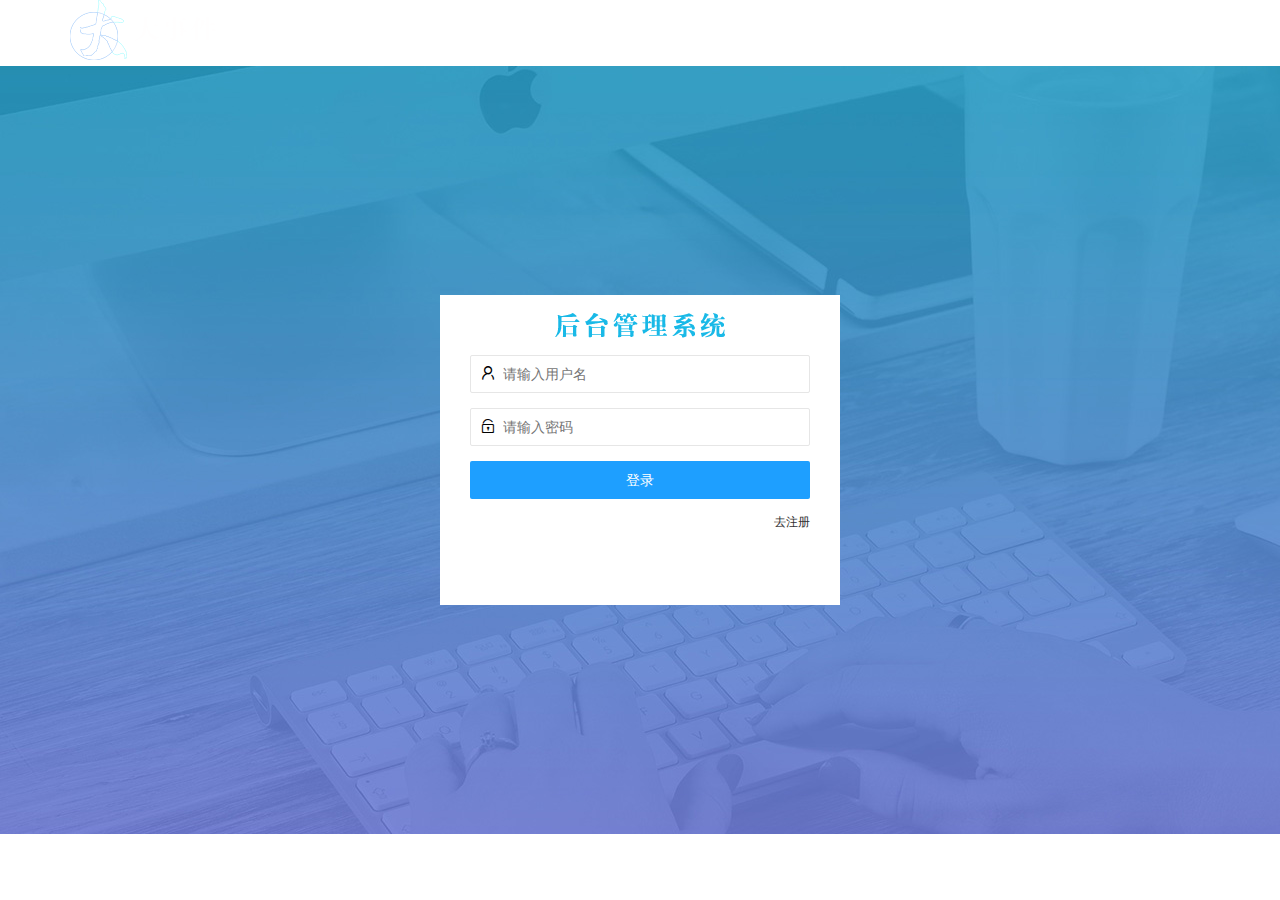
<file: login.html>
<!DOCTYPE html>
<html lang="en">

<head>
    <meta charset="UTF-8">
    <meta name="viewport" content="width=device-width, initial-scale=1.0">
    <title>大事件-登录/注册</title>
    <!-- 引入layui.css -->
    <link rel="stylesheet" href="/assets/lib/layui/css/layui.css">
    <!-- 引入login.css -->
    <link rel="stylesheet" href="/assets/css/login.css">
</head>

<body>
    <!-- logo区域 -->
    <div class="layui-main">
        <img src="/assets//images/logo.png" alt="">
    </div>
    <!-- 表单区域 -->
    <div class="loginAndRegBox">
        <div class="title-box"></div>
        <!-- 登录表单 -->
        <div class="login-box">
            <form class="layui-form" action="" id="form_login">
                <!-- 用户名 -->
                <div class="layui-form-item">
                    <i class="layui-icon layui-icon-username"></i>
                    <input type="text" name="username" required lay-verify="required" placeholder="请输入用户名" autocomplete="off" class="layui-input" lay-verType="tips">
                </div>
                <!-- 密码 -->
                <div class="layui-form-item">
                    <i class="layui-icon layui-icon-password"></i>
                    <input type="password" name="password" required lay-verify="required|password" placeholder="请输入密码" autocomplete="off" class="layui-input">
                </div>
                <!-- 登录按钮 -->
                <div class="layui-form-item">
                    <button class="layui-btn layui-btn-fluid layui-btn-normal" lay-submit>登录</button>
                </div>
                <div class="layui-form-item links">
                    <a href="javascript:;" id="link_reg">去注册</a>
                </div>
            </form>
        </div>
        <!-- 注册表单 -->
        <div class="reg-box" style="display: none;">
            <!-- 注册的表单 -->
            <form class="layui-form" action="" id="form_reg">
                <!-- 用户名 -->
                <div class="layui-form-item">
                    <i class="layui-icon layui-icon-username"></i>
                    <input type="text" name="username" required lay-verify="required" placeholder="请输入用户名" autocomplete="off" class="layui-input" />
                </div>
                <!-- 密码 -->
                <div class="layui-form-item">
                    <i class="layui-icon layui-icon-password"></i>
                    <input type="password" name="password" required lay-verify="required|password" placeholder="请输入密码" autocomplete="off" class="layui-input" />
                </div>
                <!-- 密码确认框 -->
                <div class="layui-form-item">
                    <i class="layui-icon layui-icon-password"></i>
                    <input type="password" name="repassword" required lay-verify="required|password|repetPassword" placeholder="再次确认密码" autocomplete="off" class="layui-input" />
                </div>
                <!-- 注册按钮 -->
                <div class="layui-form-item">
                    <!-- 注意：表单提交按钮和普通按钮的区别，就是 lay-submit 属性 -->
                    <button class="layui-btn layui-btn-fluid layui-btn-normal" lay-submit>注册</button>
                </div>
                <div class="layui-form-item links">
                    <a href="javascript:;" id="link_login">去登录</a>
                </div>
            </form>
        </div>
    </div>
    <!-- 导入layui的js文件 -->
    <script src="/assets/lib/layui/layui.all.js"></script>
    <script src="/assets/lib/jquery.js"></script>
    <script src="/assets/js/baseAPI.js"></script>
    <script src="/assets/js/login.js"></script>

</body>

</html>
</file>
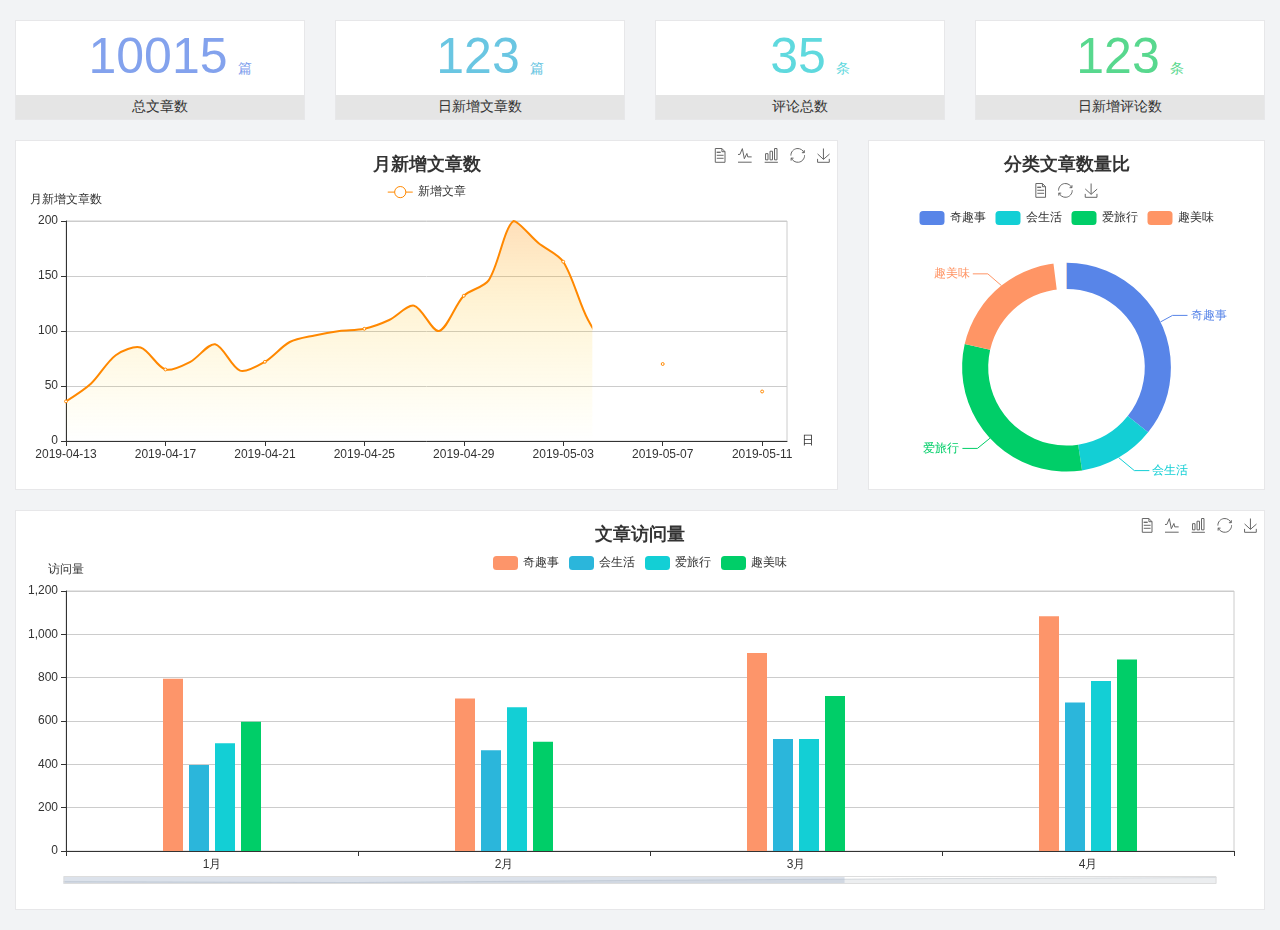
<file: home/dashboard.html>
<!DOCTYPE html>
<html lang="en">

<head>
  <meta charset="UTF-8">
  <meta name="viewport" content="width=device-width, initial-scale=1.0">
  <meta http-equiv="X-UA-Compatible" content="ie=edge">
  <title>图表统计</title>
  <link rel="stylesheet" href="../../assets/lib/bootstrap.css" />
  <link rel="stylesheet" href="../../assets/lib/main.css" />
  <script src="../../assets/lib/jquery.js"></script>
  <script type="text/javascript" src="../../assets/lib/echarts.min.js"></script>
</head>

<body>
  <div class="container-fluid">
    <div class="row spannel_list">
      <div class="col-sm-3 col-xs-6">
        <div class="spannel">
          <em>10015</em><span>篇</span>
          <b>总文章数</b>
        </div>
      </div>
      <div class="col-sm-3 col-xs-6">
        <div class="spannel scolor01">
          <em>123</em><span>篇</span>
          <b>日新增文章数</b>
        </div>
      </div>
      <div class="col-sm-3 col-xs-6">
        <div class="spannel scolor02">
          <em>35</em><span>条</span>
          <b>评论总数</b>
        </div>
      </div>
      <div class="col-sm-3 col-xs-6">
        <div class="spannel scolor03">
          <em>123</em><span>条</span>
          <b>日新增评论数</b>
        </div>
      </div>
    </div>
  </div>

  <div class="container-fluid">
    <div class="row curve-pie">
      <div class="col-lg-8 col-md-8">
        <div class="gragh_pannel" id="curve_show"></div>
      </div>
      <div class="col-lg-4 col-md-4">
        <div class="gragh_pannel" id="pie_show"></div>
      </div>
    </div>
  </div>

  <div class="container-fluid">
    <div class="column_pannel" id="column_show"></div>
  </div>

  <script>
    var oChart = echarts.init(document.getElementById('curve_show'));
    var aList_all = [
      { 'count': 36, 'date': '2019-04-13' },
      { 'count': 52, 'date': '2019-04-14' },
      { 'count': 78, 'date': '2019-04-15' },
      { 'count': 85, 'date': '2019-04-16' },
      { 'count': 65, 'date': '2019-04-17' },
      { 'count': 72, 'date': '2019-04-18' },
      { 'count': 88, 'date': '2019-04-19' },
      { 'count': 64, 'date': '2019-04-20' },
      { 'count': 72, 'date': '2019-04-21' },
      { 'count': 90, 'date': '2019-04-22' },
      { 'count': 96, 'date': '2019-04-23' },
      { 'count': 100, 'date': '2019-04-24' },
      { 'count': 102, 'date': '2019-04-25' },
      { 'count': 110, 'date': '2019-04-26' },
      { 'count': 123, 'date': '2019-04-27' },
      { 'count': 100, 'date': '2019-04-28' },
      { 'count': 132, 'date': '2019-04-29' },
      { 'count': 146, 'date': '2019-04-30' },
      { 'count': 200, 'date': '2019-05-01' },
      { 'count': 180, 'date': '2019-05-02' },
      { 'count': 163, 'date': '2019-05-03' },
      { 'count': 110, 'date': '2019-05-04' },
      { 'count': 80, 'date': '2019-05-05' },
      { 'count': 82, 'date': '2019-05-06' },
      { 'count': 70, 'date': '2019-05-07' },
      { 'count': 65, 'date': '2019-05-08' },
      { 'count': 54, 'date': '2019-05-09' },
      { 'count': 40, 'date': '2019-05-10' },
      { 'count': 45, 'date': '2019-05-11' },
      { 'count': 38, 'date': '2019-05-12' },
    ];

    let aCount = [];
    let aDate = [];

    for (var i = 0; i < aList_all.length; i++) {
      aCount.push(aList_all[i].count);
      aDate.push(aList_all[i].date);
    }

    var chartopt = {
      title: {
        text: '月新增文章数',
        left: 'center',
        top: '10'
      },
      tooltip: {
        trigger: 'axis'
      },
      legend: {
        data: ['新增文章'],
        top: '40'
      },
      toolbox: {
        show: true,
        feature: {
          mark: { show: true },
          dataView: { show: true, readOnly: false },
          magicType: { show: true, type: ['line', 'bar'] },
          restore: { show: true },
          saveAsImage: { show: true }
        }
      },
      calculable: true,
      xAxis: [
        {
          name: '日',
          type: 'category',
          boundaryGap: false,
          data: aDate
        }
      ],
      yAxis: [
        {
          name: '月新增文章数',
          type: 'value'
        }
      ],
      series: [
        {
          name: '新增文章',
          type: 'line',
          smooth: true,
          itemStyle: { normal: { areaStyle: { type: 'default' }, color: '#f80' }, lineStyle: { color: '#f80' } },
          data: aCount
        }],
      areaStyle: {
        normal: {
          color: new echarts.graphic.LinearGradient(0, 0, 0, 1, [{
            offset: 0,
            color: 'rgba(255,136,0,0.39)'
          }, {
            offset: .34,
            color: 'rgba(255,180,0,0.25)'
          }, {
            offset: 1,
            color: 'rgba(255,222,0,0.00)'
          }])

        }
      },
      grid: {
        show: true,
        x: 50,
        x2: 50,
        y: 80,
        height: 220
      }
    };

    oChart.setOption(chartopt);


    var oPie = echarts.init(document.getElementById('pie_show'));
    var oPieopt =
    {
      title: {
        top: 10,
        text: '分类文章数量比',
        x: 'center'
      },
      tooltip: {
        trigger: 'item',
        formatter: "{a} <br/>{b} : {c} ({d}%)"
      },
      color: ['#5885e8', '#13cfd5', '#00ce68', '#ff9565'],
      legend: {
        x: 'center',
        top: 65,
        data: ['奇趣事', '会生活', '爱旅行', '趣美味']
      },
      toolbox: {
        show: true,
        x: 'center',
        top: 35,
        feature: {
          mark: { show: true },
          dataView: { show: true, readOnly: false },
          magicType: {
            show: true,
            type: ['pie', 'funnel'],
            option: {
              funnel: {
                x: '25%',
                width: '50%',
                funnelAlign: 'left',
                max: 1548
              }
            }
          },
          restore: { show: true },
          saveAsImage: { show: true }
        }
      },
      calculable: true,
      series: [
        {
          name: '访问来源',
          type: 'pie',
          radius: ['45%', '60%'],
          center: ['50%', '65%'],
          data: [
            { value: 300, name: '奇趣事' },
            { value: 100, name: '会生活' },
            { value: 260, name: '爱旅行' },
            { value: 180, name: '趣美味' }
          ]
        }
      ]
    };
    oPie.setOption(oPieopt);



    var oColumn = this.echarts.init(document.getElementById('column_show'));
    var oColumnopt =
    {
      title: {
        text: '文章访问量',
        left: 'center',
        top: '10'
      },
      tooltip: {
        trigger: 'axis'
      },
      legend: {
        data: ['奇趣事', '会生活', '爱旅行', '趣美味'],
        top: '40'
      },
      toolbox: {
        show: true,
        feature: {
          mark: { show: true },
          dataView: { show: true, readOnly: false },
          magicType: { show: true, type: ['line', 'bar'] },
          restore: { show: true },
          saveAsImage: { show: true }
        }
      },
      calculable: true,
      xAxis: [
        {
          type: 'category',
          data: ['1月', '2月', '3月', '4月', '5月']
        }
      ],
      yAxis: [
        {
          name: '访问量',
          type: 'value'
        }
      ],
      series: [
        {
          name: '奇趣事',
          type: 'bar',
          barWidth: 20,
          itemStyle: {
            normal: { areaStyle: { type: 'default' }, color: '#fd956a' }
          },
          data: [800, 708, 920, 1090, 1200]
        },
        {
          name: '会生活',
          type: 'bar',
          barWidth: 20,
          itemStyle: {
            normal: { areaStyle: { type: 'default' }, color: '#2bb6db' }
          },
          data: [400, 468, 520, 690, 800]
        },
        {
          name: '爱旅行',
          type: 'bar',
          barWidth: 20,
          itemStyle: {
            normal: { areaStyle: { type: 'default' }, color: '#13cfd5' }
          },
          data: [500, 668, 520, 790, 900]
        },
        {
          name: '趣美味',
          type: 'bar',
          barWidth: 20,
          itemStyle: {
            normal: { areaStyle: { type: 'default' }, color: '#00ce68' }
          },
          data: [600, 508, 720, 890, 1000]
        }
      ],
      grid: {
        show: true,
        x: 50,
        x2: 30,
        y: 80,
        height: 260
      },
      dataZoom: [//给x轴设置滚动条
        {
          start: 0,//默认为0
          end: 100 - 1000 / 31,//默认为100
          type: 'slider',
          show: true,
          xAxisIndex: [0],
          handleSize: 0,//滑动条的 左右2个滑动条的大小
          height: 8,//组件高度
          left: 45, //左边的距离
          right: 50,//右边的距离
          bottom: 26,//右边的距离
          handleColor: '#ddd',//h滑动图标的颜色
          handleStyle: {
            borderColor: "#cacaca",
            borderWidth: "1",
            shadowBlur: 2,
            background: "#ddd",
            shadowColor: "#ddd",
          }
        }]
    };
    oColumn.setOption(oColumnopt);
  </script>
</body>

</html>
</file>
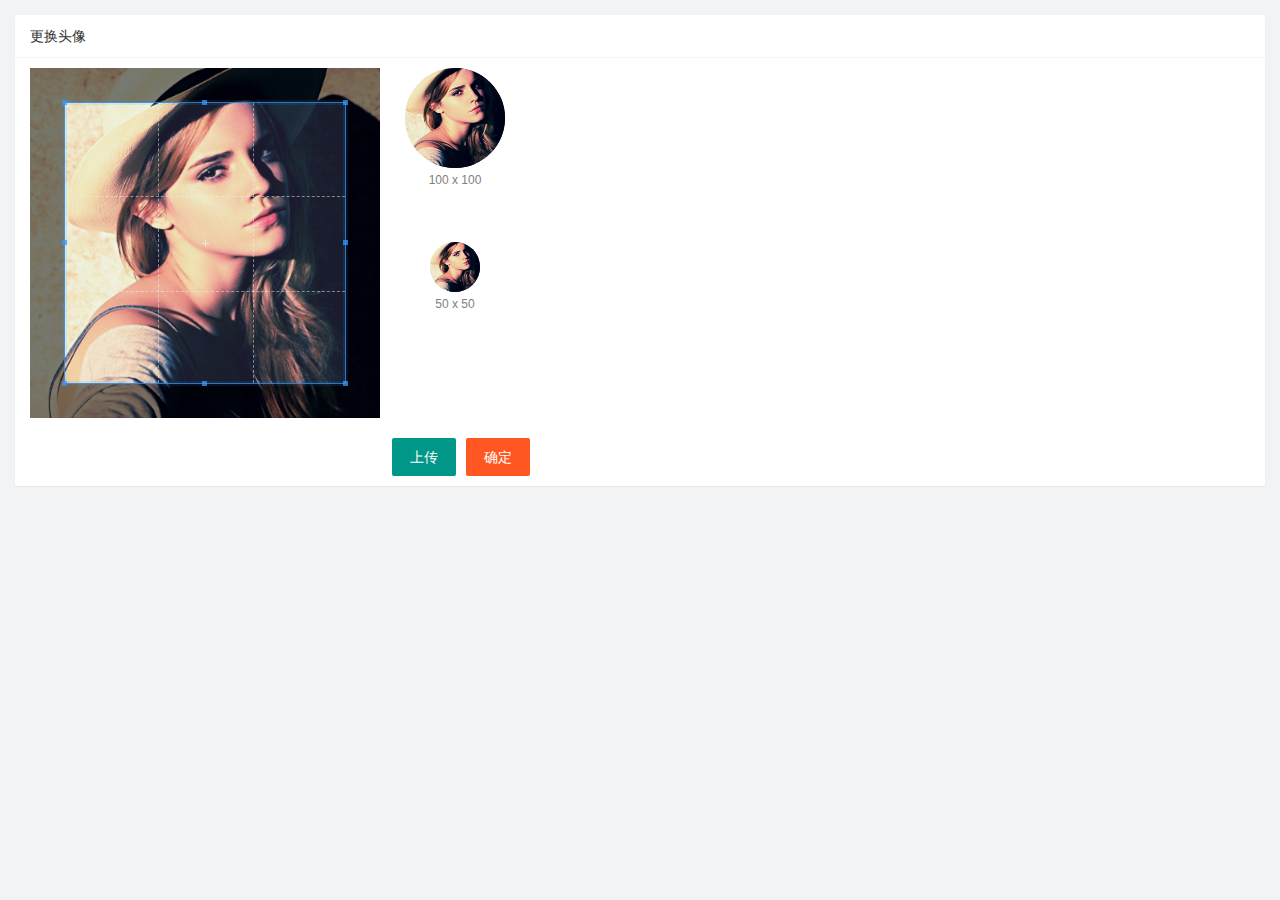
<file: user/user_avatar.html>
<!DOCTYPE html>
<html lang="en">

<head>
    <meta charset="UTF-8" />
    <meta name="viewport" content="width=device-width, initial-scale=1.0" />
    <title>Document</title>
    <link rel="stylesheet" href="/assets/lib/layui/css/layui.css" />
    <link rel="stylesheet" href="/assets/css/user/user_avatar.css" />
    <link rel="stylesheet" href="/assets/lib/cropper/cropper.css">
</head>

<body>
    <!-- 卡片区域 -->
    <div class="layui-card">
        <div class="layui-card-header">更换头像</div>
        <div class="layui-card-body">
            <!-- 第一行的图片裁剪和预览区域 -->
            <div class="row1">
                <!-- 图片裁剪区域 -->
                <div class="cropper-box">
                    <!-- 这个 img 标签很重要，将来会把它初始化为裁剪区域 -->
                    <img id="image" src="/assets/images/sample.jpg" />
                </div>
                <!-- 图片的预览区域 -->
                <div class="preview-box">
                    <div>
                        <!-- 宽高为 100px 的预览区域 -->
                        <div class="img-preview w100"></div>
                        <p class="size">100 x 100</p>
                    </div>
                    <div>
                        <!-- 宽高为 50px 的预览区域 -->
                        <div class="img-preview w50"></div>
                        <p class="size">50 x 50</p>
                    </div>
                </div>
            </div>
            <!-- 第二行的按钮区域 -->
            <div class="row2">
                <!-- 文件选择控件 需要,但是我们一般不让它显示,样式比较丑,只要触发他的事件就可以了 -->
                <input type="file" id="file" accept="image/png,image/jpeg" />

                <button type="button" class="layui-btn" id="btnChooseImage">上传</button>
                <button type="button" class="layui-btn layui-btn-danger" id="btnUpload">确定</button>
            </div>
        </div>
    </div>
    <script src="/assets/lib/layui/layui.all.js"></script>
    <!-- 图片裁剪 -->
    <script src="/assets/lib/jquery.js"></script>
    <script src="/assets/lib/cropper/Cropper.js"></script>
    <script src="/assets/lib/cropper/jquery-cropper.js"></script>
    <script src="/assets/js/baseAPI.js"></script>
    <script src="/assets/js/user_avatar.js"></script>

</body>

</html>
</file>
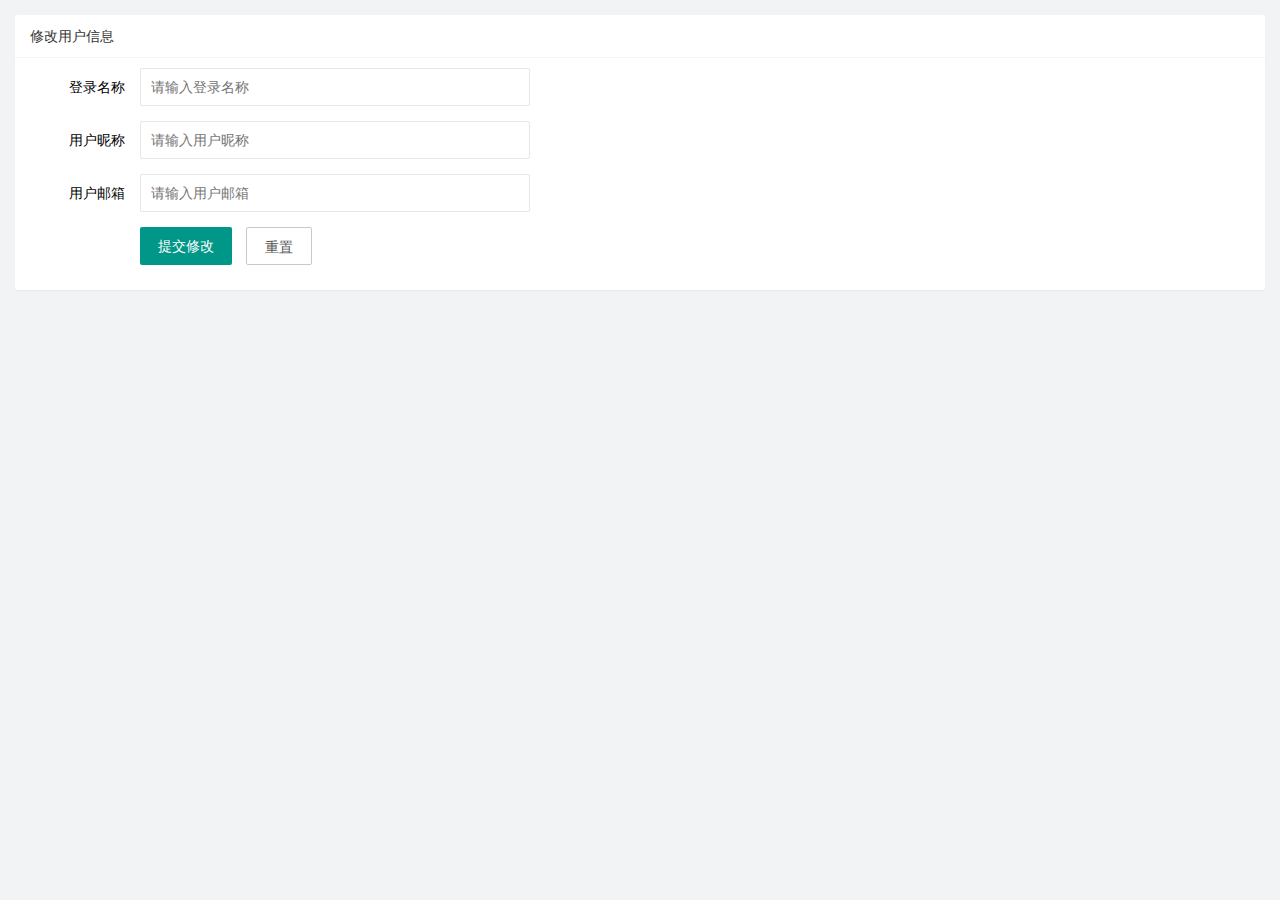
<file: user/user_info.html>
<!DOCTYPE html>
<html lang="en">

<head>
    <meta charset="UTF-8" />
    <meta name="viewport" content="width=device-width, initial-scale=1.0" />
    <title>用户基本资料</title>
    <!-- 导入 layui 的样式 -->
    <link rel="stylesheet" href="/assets/lib/layui/css/layui.css" />
    <!-- 导入自己的样式 -->
    <link rel="stylesheet" href="/assets/css/user/user_info.css" />
</head>

<body>
    <!-- 卡片区域 -->
    <div class="layui-card">
        <div class="layui-card-header">修改用户信息</div>
        <div class="layui-card-body">
            <!-- form 表单区域 -->
            <form class="layui-form" action="" lay-filter="formUserInfo">
                <!-- 隐藏域用于隐式储存用户id属性 -->
                <input type="hidden" name="id" value="" />
                <div class="layui-form-item">
                    <label class="layui-form-label">登录名称</label>
                    <div class="layui-input-block">
                        <input type="text" name="username" required lay-verify="required" placeholder="请输入登录名称" autocomplete="off" class="layui-input" readonly />
                    </div>
                </div>
                <div class="layui-form-item">
                    <label class="layui-form-label">用户昵称</label>
                    <div class="layui-input-block">
                        <input type="text" name="nickname" required lay-verify="required|nickname" placeholder="请输入用户昵称" autocomplete="off" class="layui-input" />
                    </div>
                </div>
                <div class="layui-form-item">
                    <label class="layui-form-label">用户邮箱</label>
                    <div class="layui-input-block">
                        <input type="text" name="email" required lay-verify="required|email" placeholder="请输入用户邮箱" autocomplete="off" class="layui-input" />
                    </div>
                </div>
                <div class="layui-form-item">
                    <div class="layui-input-block">
                        <button class="layui-btn" lay-submit lay-filter="formDemo">提交修改</button>
                        <button type="reset" class="layui-btn layui-btn-primary" id="btnReset">重置</button>
                    </div>
                </div>
            </form>
        </div>
    </div>
    <script src="/assets/lib/layui/layui.all.js"></script>
    <script src="/assets/lib/jquery.js"></script>
    <script src="/assets/js/baseAPI.js"></script>
    <script src="/assets/js/userInfo.js"></script>

</body>

</html>
</file>
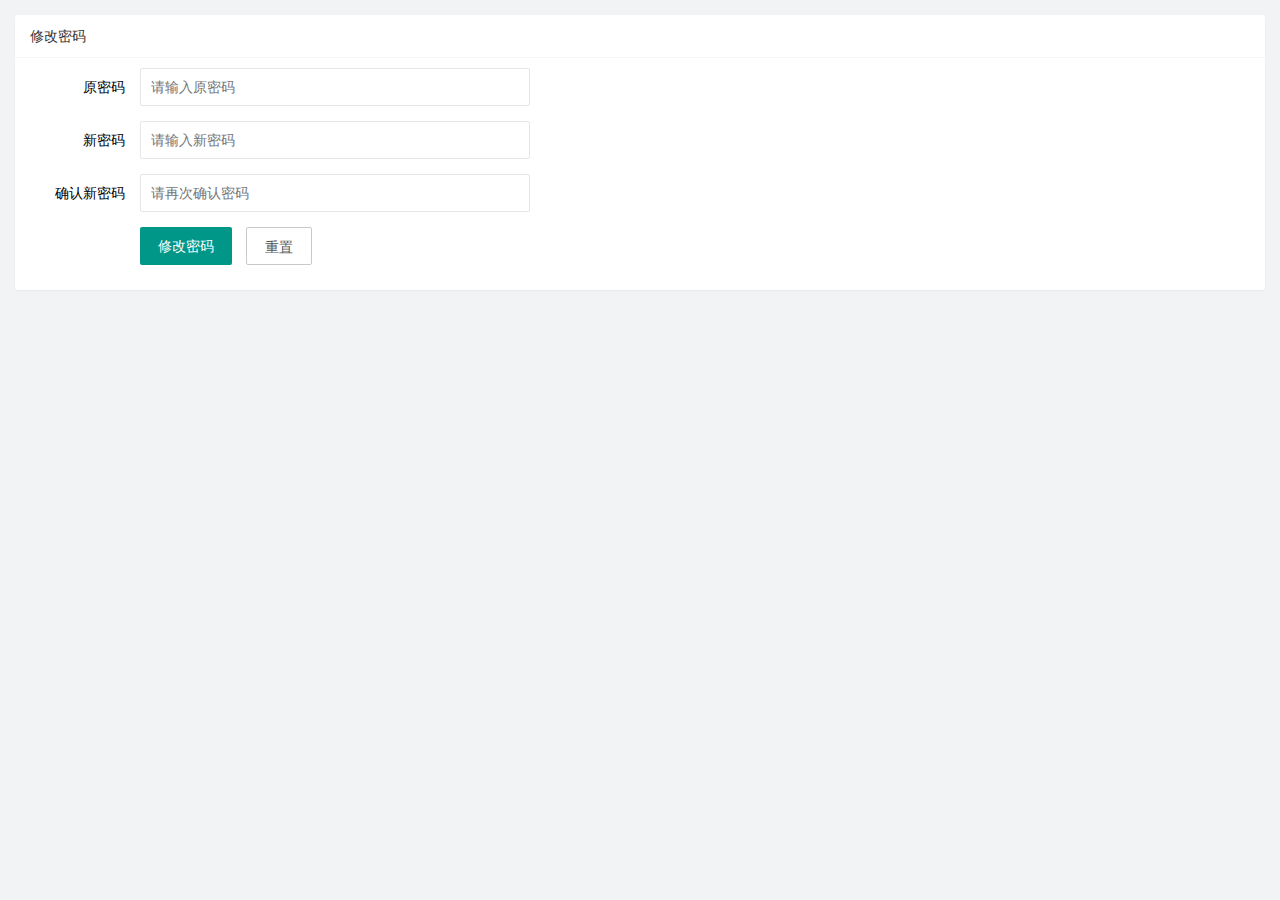
<file: user/user_pwd.html>
<!DOCTYPE html>
<html lang="en">

<head>
    <meta charset="UTF-8" />
    <meta name="viewport" content="width=device-width, initial-scale=1.0" />
    <title>Document</title>
    <link rel="stylesheet" href="/assets/lib/layui/css/layui.css" />
    <link rel="stylesheet" href="/assets/css/user/user_pwd.css" />
</head>

<body>
    <!-- 卡片区域 -->
    <div class="layui-card">
        <div class="layui-card-header">修改密码</div>
        <div class="layui-card-body">
            <form class="layui-form">
                <div class="layui-form-item">
                    <label class="layui-form-label">原密码</label>
                    <div class="layui-input-block">
                        <input type="password" name="oldPwd" required lay-verify="required|password" placeholder="请输入原密码" autocomplete="off" class="layui-input" />
                    </div>
                </div>
                <div class="layui-form-item">
                    <label class="layui-form-label">新密码</label>
                    <div class="layui-input-block">
                        <input type="password" name="newPwd" required lay-verify="required|password_unsame|password" placeholder="请输入新密码" autocomplete="off" class="layui-input" />
                    </div>
                </div>
                <div class="layui-form-item">
                    <label class="layui-form-label">确认新密码</label>
                    <div class="layui-input-block">
                        <input type="password" name="rePwd" required lay-verify="required|password_same|password" placeholder="请再次确认密码" autocomplete="off" class="layui-input" />
                    </div>
                </div>
                <div class="layui-form-item">
                    <div class="layui-input-block">
                        <button class="layui-btn" lay-submit lay-filter="formDemo">修改密码</button>
                        <button type="reset" class="layui-btn layui-btn-primary">重置</button>
                    </div>
                </div>
            </form>
        </div>
    </div>
    <!-- 导入 layui 的 js -->
    <script src="/assets/lib/layui/layui.all.js"></script>
    <script src="/assets/lib/jquery.js"></script>
    <script src="/assets/js/baseAPI.js"></script>
    <script src="/assets/js/pwd_reset.js"></script>

</body>

</html>
</file>
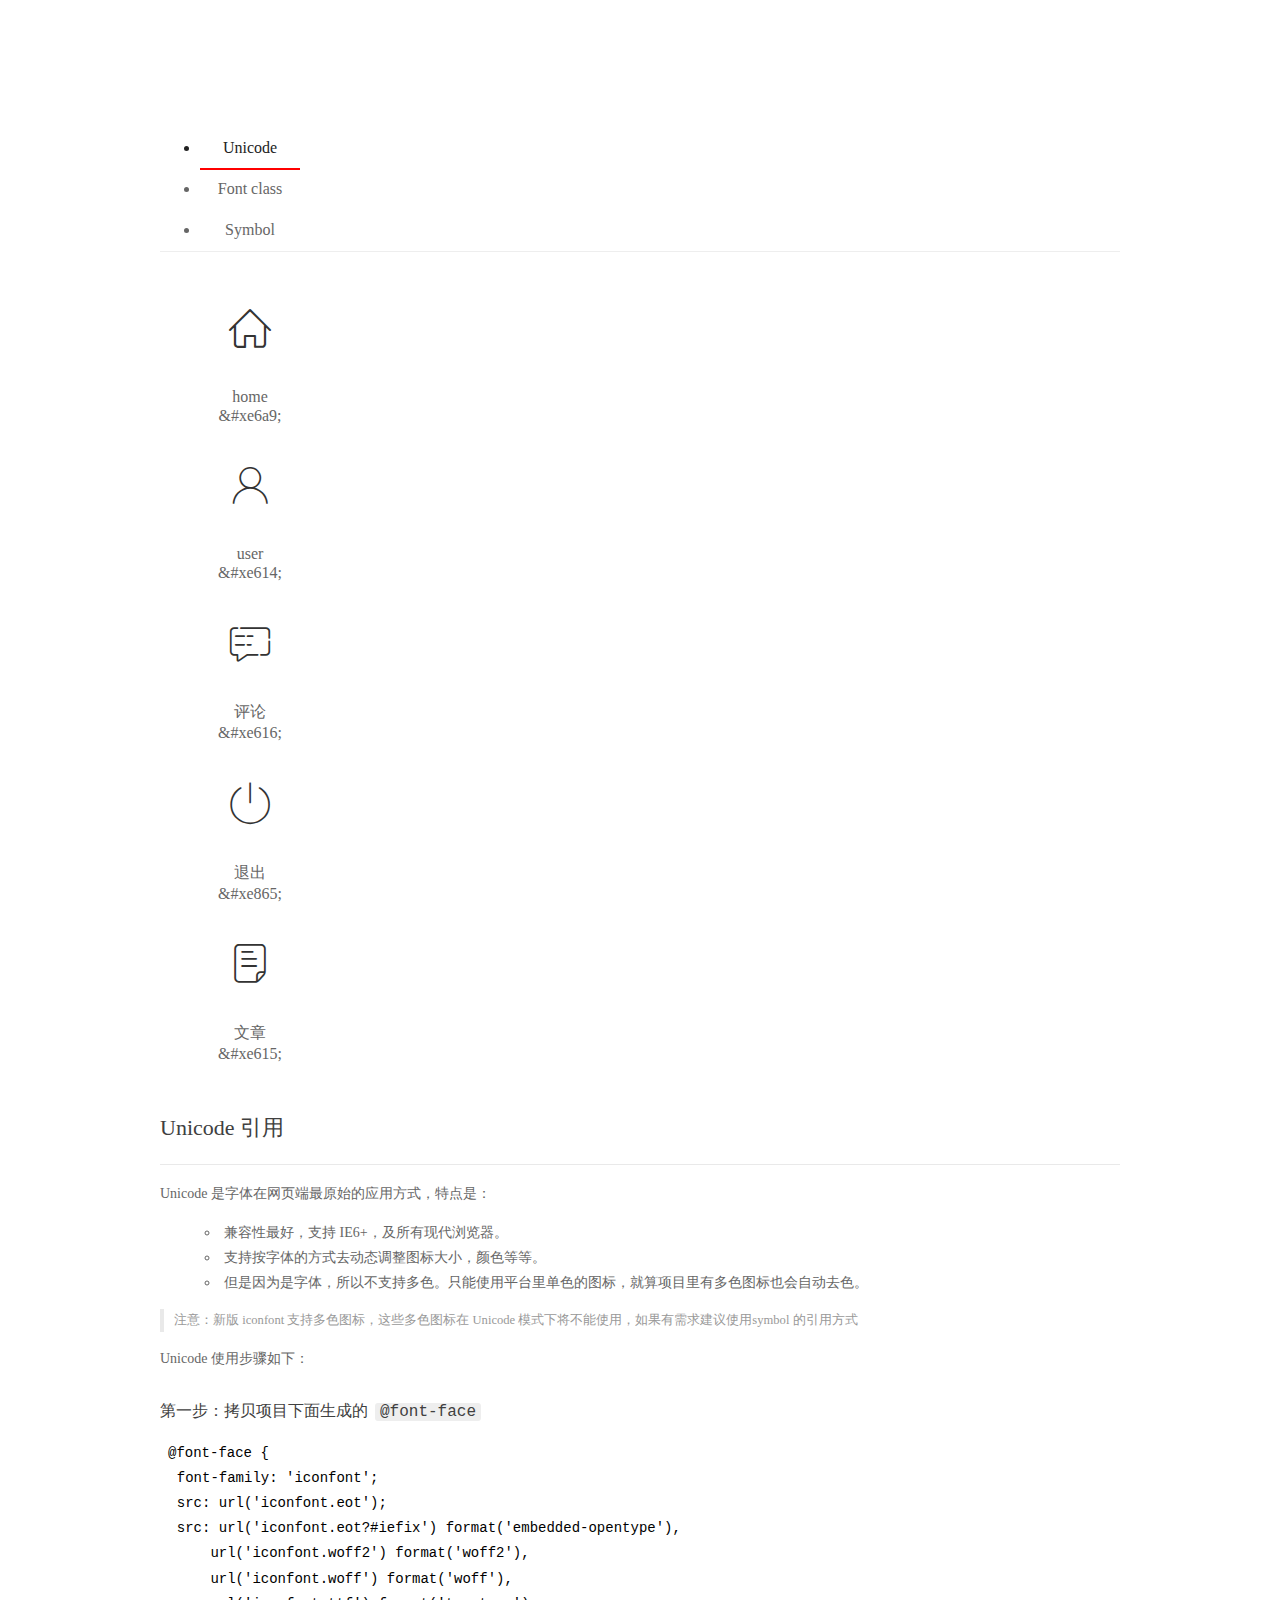
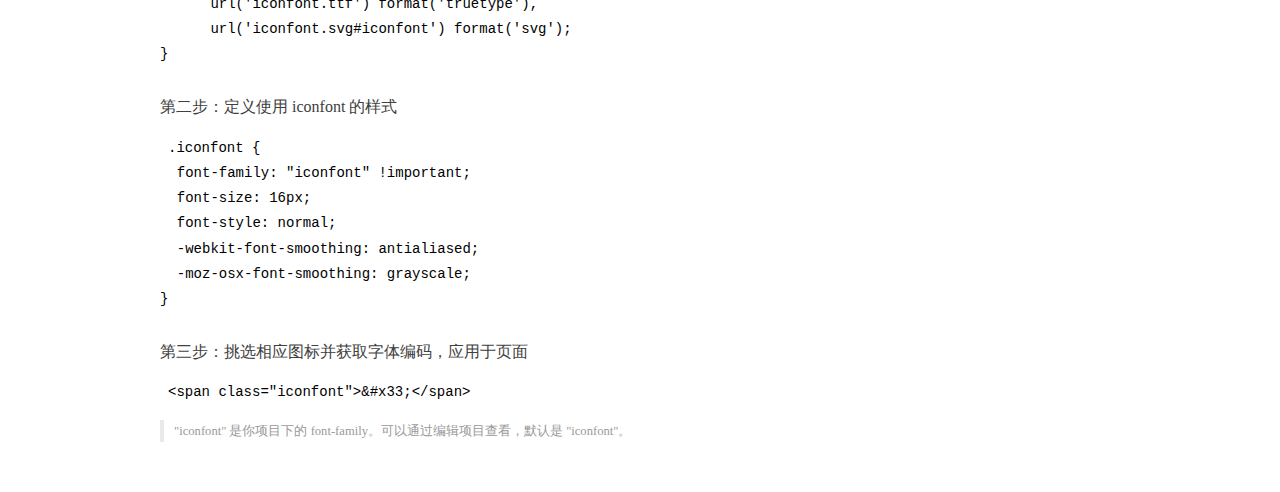
<file: assets/fonts/demo_index.html>
<!DOCTYPE html>
<html>
<head>
  <meta charset="utf-8"/>
  <title>IconFont Demo</title>
  <link rel="shortcut icon" href="https://gtms04.alicdn.com/tps/i4/TB1_oz6GVXXXXaFXpXXJDFnIXXX-64-64.ico" type="image/x-icon"/>
  <link rel="stylesheet" href="https://g.alicdn.com/thx/cube/1.3.2/cube.min.css">
  <link rel="stylesheet" href="demo.css">
  <link rel="stylesheet" href="iconfont.css">
  <script src="iconfont.js"></script>
  <!-- jQuery -->
  <script src="https://a1.alicdn.com/oss/uploads/2018/12/26/7bfddb60-08e8-11e9-9b04-53e73bb6408b.js"></script>
  <!-- 代码高亮 -->
  <script src="https://a1.alicdn.com/oss/uploads/2018/12/26/a3f714d0-08e6-11e9-8a15-ebf944d7534c.js"></script>
</head>
<body>
  <div class="main">
    <h1 class="logo"><a href="https://www.iconfont.cn/" title="iconfont 首页" target="_blank">&#xe86b;</a></h1>
    <div class="nav-tabs">
      <ul id="tabs" class="dib-box">
        <li class="dib active"><span>Unicode</span></li>
        <li class="dib"><span>Font class</span></li>
        <li class="dib"><span>Symbol</span></li>
      </ul>
      
    </div>
    <div class="tab-container">
      <div class="content unicode" style="display: block;">
          <ul class="icon_lists dib-box">
          
            <li class="dib">
              <span class="icon iconfont">&#xe6a9;</span>
                <div class="name">home</div>
                <div class="code-name">&amp;#xe6a9;</div>
              </li>
          
            <li class="dib">
              <span class="icon iconfont">&#xe614;</span>
                <div class="name">user</div>
                <div class="code-name">&amp;#xe614;</div>
              </li>
          
            <li class="dib">
              <span class="icon iconfont">&#xe616;</span>
                <div class="name">评论</div>
                <div class="code-name">&amp;#xe616;</div>
              </li>
          
            <li class="dib">
              <span class="icon iconfont">&#xe865;</span>
                <div class="name">退出</div>
                <div class="code-name">&amp;#xe865;</div>
              </li>
          
            <li class="dib">
              <span class="icon iconfont">&#xe615;</span>
                <div class="name">文章</div>
                <div class="code-name">&amp;#xe615;</div>
              </li>
          
          </ul>
          <div class="article markdown">
          <h2 id="unicode-">Unicode 引用</h2>
          <hr>

          <p>Unicode 是字体在网页端最原始的应用方式，特点是：</p>
          <ul>
            <li>兼容性最好，支持 IE6+，及所有现代浏览器。</li>
            <li>支持按字体的方式去动态调整图标大小，颜色等等。</li>
            <li>但是因为是字体，所以不支持多色。只能使用平台里单色的图标，就算项目里有多色图标也会自动去色。</li>
          </ul>
          <blockquote>
            <p>注意：新版 iconfont 支持多色图标，这些多色图标在 Unicode 模式下将不能使用，如果有需求建议使用symbol 的引用方式</p>
          </blockquote>
          <p>Unicode 使用步骤如下：</p>
          <h3 id="-font-face">第一步：拷贝项目下面生成的 <code>@font-face</code></h3>
<pre><code class="language-css"
>@font-face {
  font-family: 'iconfont';
  src: url('iconfont.eot');
  src: url('iconfont.eot?#iefix') format('embedded-opentype'),
      url('iconfont.woff2') format('woff2'),
      url('iconfont.woff') format('woff'),
      url('iconfont.ttf') format('truetype'),
      url('iconfont.svg#iconfont') format('svg');
}
</code></pre>
          <h3 id="-iconfont-">第二步：定义使用 iconfont 的样式</h3>
<pre><code class="language-css"
>.iconfont {
  font-family: "iconfont" !important;
  font-size: 16px;
  font-style: normal;
  -webkit-font-smoothing: antialiased;
  -moz-osx-font-smoothing: grayscale;
}
</code></pre>
          <h3 id="-">第三步：挑选相应图标并获取字体编码，应用于页面</h3>
<pre>
<code class="language-html"
>&lt;span class="iconfont"&gt;&amp;#x33;&lt;/span&gt;
</code></pre>
          <blockquote>
            <p>"iconfont" 是你项目下的 font-family。可以通过编辑项目查看，默认是 "iconfont"。</p>
          </blockquote>
          </div>
      </div>
      <div class="content font-class">
        <ul class="icon_lists dib-box">
          
          <li class="dib">
            <span class="icon iconfont icon-home"></span>
            <div class="name">
              home
            </div>
            <div class="code-name">.icon-home
            </div>
          </li>
          
          <li class="dib">
            <span class="icon iconfont icon-user"></span>
            <div class="name">
              user
            </div>
            <div class="code-name">.icon-user
            </div>
          </li>
          
          <li class="dib">
            <span class="icon iconfont icon-pinglun"></span>
            <div class="name">
              评论
            </div>
            <div class="code-name">.icon-pinglun
            </div>
          </li>
          
          <li class="dib">
            <span class="icon iconfont icon-tuichu"></span>
            <div class="name">
              退出
            </div>
            <div class="code-name">.icon-tuichu
            </div>
          </li>
          
          <li class="dib">
            <span class="icon iconfont icon-16"></span>
            <div class="name">
              文章
            </div>
            <div class="code-name">.icon-16
            </div>
          </li>
          
        </ul>
        <div class="article markdown">
        <h2 id="font-class-">font-class 引用</h2>
        <hr>

        <p>font-class 是 Unicode 使用方式的一种变种，主要是解决 Unicode 书写不直观，语意不明确的问题。</p>
        <p>与 Unicode 使用方式相比，具有如下特点：</p>
        <ul>
          <li>兼容性良好，支持 IE8+，及所有现代浏览器。</li>
          <li>相比于 Unicode 语意明确，书写更直观。可以很容易分辨这个 icon 是什么。</li>
          <li>因为使用 class 来定义图标，所以当要替换图标时，只需要修改 class 里面的 Unicode 引用。</li>
          <li>不过因为本质上还是使用的字体，所以多色图标还是不支持的。</li>
        </ul>
        <p>使用步骤如下：</p>
        <h3 id="-fontclass-">第一步：引入项目下面生成的 fontclass 代码：</h3>
<pre><code class="language-html">&lt;link rel="stylesheet" href="./iconfont.css"&gt;
</code></pre>
        <h3 id="-">第二步：挑选相应图标并获取类名，应用于页面：</h3>
<pre><code class="language-html">&lt;span class="iconfont icon-xxx"&gt;&lt;/span&gt;
</code></pre>
        <blockquote>
          <p>"
            iconfont" 是你项目下的 font-family。可以通过编辑项目查看，默认是 "iconfont"。</p>
        </blockquote>
      </div>
      </div>
      <div class="content symbol">
          <ul class="icon_lists dib-box">
          
            <li class="dib">
                <svg class="icon svg-icon" aria-hidden="true">
                  <use xlink:href="#icon-home"></use>
                </svg>
                <div class="name">home</div>
                <div class="code-name">#icon-home</div>
            </li>
          
            <li class="dib">
                <svg class="icon svg-icon" aria-hidden="true">
                  <use xlink:href="#icon-user"></use>
                </svg>
                <div class="name">user</div>
                <div class="code-name">#icon-user</div>
            </li>
          
            <li class="dib">
                <svg class="icon svg-icon" aria-hidden="true">
                  <use xlink:href="#icon-pinglun"></use>
                </svg>
                <div class="name">评论</div>
                <div class="code-name">#icon-pinglun</div>
            </li>
          
            <li class="dib">
                <svg class="icon svg-icon" aria-hidden="true">
                  <use xlink:href="#icon-tuichu"></use>
                </svg>
                <div class="name">退出</div>
                <div class="code-name">#icon-tuichu</div>
            </li>
          
            <li class="dib">
                <svg class="icon svg-icon" aria-hidden="true">
                  <use xlink:href="#icon-16"></use>
                </svg>
                <div class="name">文章</div>
                <div class="code-name">#icon-16</div>
            </li>
          
          </ul>
          <div class="article markdown">
          <h2 id="symbol-">Symbol 引用</h2>
          <hr>

          <p>这是一种全新的使用方式，应该说这才是未来的主流，也是平台目前推荐的用法。相关介绍可以参考这篇<a href="">文章</a>
            这种用法其实是做了一个 SVG 的集合，与另外两种相比具有如下特点：</p>
          <ul>
            <li>支持多色图标了，不再受单色限制。</li>
            <li>通过一些技巧，支持像字体那样，通过 <code>font-size</code>, <code>color</code> 来调整样式。</li>
            <li>兼容性较差，支持 IE9+，及现代浏览器。</li>
            <li>浏览器渲染 SVG 的性能一般，还不如 png。</li>
          </ul>
          <p>使用步骤如下：</p>
          <h3 id="-symbol-">第一步：引入项目下面生成的 symbol 代码：</h3>
<pre><code class="language-html">&lt;script src="./iconfont.js"&gt;&lt;/script&gt;
</code></pre>
          <h3 id="-css-">第二步：加入通用 CSS 代码（引入一次就行）：</h3>
<pre><code class="language-html">&lt;style&gt;
.icon {
  width: 1em;
  height: 1em;
  vertical-align: -0.15em;
  fill: currentColor;
  overflow: hidden;
}
&lt;/style&gt;
</code></pre>
          <h3 id="-">第三步：挑选相应图标并获取类名，应用于页面：</h3>
<pre><code class="language-html">&lt;svg class="icon" aria-hidden="true"&gt;
  &lt;use xlink:href="#icon-xxx"&gt;&lt;/use&gt;
&lt;/svg&gt;
</code></pre>
          </div>
      </div>

    </div>
  </div>
  <script>
  $(document).ready(function () {
      $('.tab-container .content:first').show()

      $('#tabs li').click(function (e) {
        var tabContent = $('.tab-container .content')
        var index = $(this).index()

        if ($(this).hasClass('active')) {
          return
        } else {
          $('#tabs li').removeClass('active')
          $(this).addClass('active')

          tabContent.hide().eq(index).fadeIn()
        }
      })
    })
  </script>
</body>
</html>
</file>
<file: assets/lib/layui/css/layui.css>
/** layui-v2.5.5 MIT License By https://www.layui.com */
 .layui-inline,img{display:inline-block;vertical-align:middle}h1,h2,h3,h4,h5,h6{font-weight:400}.layui-edge,.layui-header,.layui-inline,.layui-main{position:relative}.layui-body,.layui-edge,.layui-elip{overflow:hidden}.layui-btn,.layui-edge,.layui-inline,img{vertical-align:middle}.layui-btn,.layui-disabled,.layui-icon,.layui-unselect{-moz-user-select:none;-webkit-user-select:none;-ms-user-select:none}.layui-elip,.layui-form-checkbox span,.layui-form-pane .layui-form-label{text-overflow:ellipsis;white-space:nowrap}.layui-breadcrumb,.layui-tree-btnGroup{visibility:hidden}blockquote,body,button,dd,div,dl,dt,form,h1,h2,h3,h4,h5,h6,input,li,ol,p,pre,td,textarea,th,ul{margin:0;padding:0;-webkit-tap-highlight-color:rgba(0,0,0,0)}a:active,a:hover{outline:0}img{border:none}li{list-style:none}table{border-collapse:collapse;border-spacing:0}h4,h5,h6{font-size:100%}button,input,optgroup,option,select,textarea{font-family:inherit;font-size:inherit;font-style:inherit;font-weight:inherit;outline:0}pre{white-space:pre-wrap;white-space:-moz-pre-wrap;white-space:-pre-wrap;white-space:-o-pre-wrap;word-wrap:break-word}body{line-height:24px;font:14px Helvetica Neue,Helvetica,PingFang SC,Tahoma,Arial,sans-serif}hr{height:1px;margin:10px 0;border:0;clear:both}a{color:#333;text-decoration:none}a:hover{color:#777}a cite{font-style:normal;*cursor:pointer}.layui-border-box,.layui-border-box *{box-sizing:border-box}.layui-box,.layui-box *{box-sizing:content-box}.layui-clear{clear:both;*zoom:1}.layui-clear:after{content:'\20';clear:both;*zoom:1;display:block;height:0}.layui-inline{*display:inline;*zoom:1}.layui-edge{display:inline-block;width:0;height:0;border-width:6px;border-style:dashed;border-color:transparent}.layui-edge-top{top:-4px;border-bottom-color:#999;border-bottom-style:solid}.layui-edge-right{border-left-color:#999;border-left-style:solid}.layui-edge-bottom{top:2px;border-top-color:#999;border-top-style:solid}.layui-edge-left{border-right-color:#999;border-right-style:solid}.layui-disabled,.layui-disabled:hover{color:#d2d2d2!important;cursor:not-allowed!important}.layui-circle{border-radius:100%}.layui-show{display:block!important}.layui-hide{display:none!important}@font-face{font-family:layui-icon;src:url(../font/iconfont.eot?v=250);src:url(../font/iconfont.eot?v=250#iefix) format('embedded-opentype'),url(../font/iconfont.woff2?v=250) format('woff2'),url(../font/iconfont.woff?v=250) format('woff'),url(../font/iconfont.ttf?v=250) format('truetype'),url(../font/iconfont.svg?v=250#layui-icon) format('svg')}.layui-icon{font-family:layui-icon!important;font-size:16px;font-style:normal;-webkit-font-smoothing:antialiased;-moz-osx-font-smoothing:grayscale}.layui-icon-reply-fill:before{content:"\e611"}.layui-icon-set-fill:before{content:"\e614"}.layui-icon-menu-fill:before{content:"\e60f"}.layui-icon-search:before{content:"\e615"}.layui-icon-share:before{content:"\e641"}.layui-icon-set-sm:before{content:"\e620"}.layui-icon-engine:before{content:"\e628"}.layui-icon-close:before{content:"\1006"}.layui-icon-close-fill:before{content:"\1007"}.layui-icon-chart-screen:before{content:"\e629"}.layui-icon-star:before{content:"\e600"}.layui-icon-circle-dot:before{content:"\e617"}.layui-icon-chat:before{content:"\e606"}.layui-icon-release:before{content:"\e609"}.layui-icon-list:before{content:"\e60a"}.layui-icon-chart:before{content:"\e62c"}.layui-icon-ok-circle:before{content:"\1005"}.layui-icon-layim-theme:before{content:"\e61b"}.layui-icon-table:before{content:"\e62d"}.layui-icon-right:before{content:"\e602"}.layui-icon-left:before{content:"\e603"}.layui-icon-cart-simple:before{content:"\e698"}.layui-icon-face-cry:before{content:"\e69c"}.layui-icon-face-smile:before{content:"\e6af"}.layui-icon-survey:before{content:"\e6b2"}.layui-icon-tree:before{content:"\e62e"}.layui-icon-upload-circle:before{content:"\e62f"}.layui-icon-add-circle:before{content:"\e61f"}.layui-icon-download-circle:before{content:"\e601"}.layui-icon-templeate-1:before{content:"\e630"}.layui-icon-util:before{content:"\e631"}.layui-icon-face-surprised:before{content:"\e664"}.layui-icon-edit:before{content:"\e642"}.layui-icon-speaker:before{content:"\e645"}.layui-icon-down:before{content:"\e61a"}.layui-icon-file:before{content:"\e621"}.layui-icon-layouts:before{content:"\e632"}.layui-icon-rate-half:before{content:"\e6c9"}.layui-icon-add-circle-fine:before{content:"\e608"}.layui-icon-prev-circle:before{content:"\e633"}.layui-icon-read:before{content:"\e705"}.layui-icon-404:before{content:"\e61c"}.layui-icon-carousel:before{content:"\e634"}.layui-icon-help:before{content:"\e607"}.layui-icon-code-circle:before{content:"\e635"}.layui-icon-water:before{content:"\e636"}.layui-icon-username:before{content:"\e66f"}.layui-icon-find-fill:before{content:"\e670"}.layui-icon-about:before{content:"\e60b"}.layui-icon-location:before{content:"\e715"}.layui-icon-up:before{content:"\e619"}.layui-icon-pause:before{content:"\e651"}.layui-icon-date:before{content:"\e637"}.layui-icon-layim-uploadfile:before{content:"\e61d"}.layui-icon-delete:before{content:"\e640"}.layui-icon-play:before{content:"\e652"}.layui-icon-top:before{content:"\e604"}.layui-icon-friends:before{content:"\e612"}.layui-icon-refresh-3:before{content:"\e9aa"}.layui-icon-ok:before{content:"\e605"}.layui-icon-layer:before{content:"\e638"}.layui-icon-face-smile-fine:before{content:"\e60c"}.layui-icon-dollar:before{content:"\e659"}.layui-icon-group:before{content:"\e613"}.layui-icon-layim-download:before{content:"\e61e"}.layui-icon-picture-fine:before{content:"\e60d"}.layui-icon-link:before{content:"\e64c"}.layui-icon-diamond:before{content:"\e735"}.layui-icon-log:before{content:"\e60e"}.layui-icon-rate-solid:before{content:"\e67a"}.layui-icon-fonts-del:before{content:"\e64f"}.layui-icon-unlink:before{content:"\e64d"}.layui-icon-fonts-clear:before{content:"\e639"}.layui-icon-triangle-r:before{content:"\e623"}.layui-icon-circle:before{content:"\e63f"}.layui-icon-radio:before{content:"\e643"}.layui-icon-align-center:before{content:"\e647"}.layui-icon-align-right:before{content:"\e648"}.layui-icon-align-left:before{content:"\e649"}.layui-icon-loading-1:before{content:"\e63e"}.layui-icon-return:before{content:"\e65c"}.layui-icon-fonts-strong:before{content:"\e62b"}.layui-icon-upload:before{content:"\e67c"}.layui-icon-dialogue:before{content:"\e63a"}.layui-icon-video:before{content:"\e6ed"}.layui-icon-headset:before{content:"\e6fc"}.layui-icon-cellphone-fine:before{content:"\e63b"}.layui-icon-add-1:before{content:"\e654"}.layui-icon-face-smile-b:before{content:"\e650"}.layui-icon-fonts-html:before{content:"\e64b"}.layui-icon-form:before{content:"\e63c"}.layui-icon-cart:before{content:"\e657"}.layui-icon-camera-fill:before{content:"\e65d"}.layui-icon-tabs:before{content:"\e62a"}.layui-icon-fonts-code:before{content:"\e64e"}.layui-icon-fire:before{content:"\e756"}.layui-icon-set:before{content:"\e716"}.layui-icon-fonts-u:before{content:"\e646"}.layui-icon-triangle-d:before{content:"\e625"}.layui-icon-tips:before{content:"\e702"}.layui-icon-picture:before{content:"\e64a"}.layui-icon-more-vertical:before{content:"\e671"}.layui-icon-flag:before{content:"\e66c"}.layui-icon-loading:before{content:"\e63d"}.layui-icon-fonts-i:before{content:"\e644"}.layui-icon-refresh-1:before{content:"\e666"}.layui-icon-rmb:before{content:"\e65e"}.layui-icon-home:before{content:"\e68e"}.layui-icon-user:before{content:"\e770"}.layui-icon-notice:before{content:"\e667"}.layui-icon-login-weibo:before{content:"\e675"}.layui-icon-voice:before{content:"\e688"}.layui-icon-upload-drag:before{content:"\e681"}.layui-icon-login-qq:before{content:"\e676"}.layui-icon-snowflake:before{content:"\e6b1"}.layui-icon-file-b:before{content:"\e655"}.layui-icon-template:before{content:"\e663"}.layui-icon-auz:before{content:"\e672"}.layui-icon-console:before{content:"\e665"}.layui-icon-app:before{content:"\e653"}.layui-icon-prev:before{content:"\e65a"}.layui-icon-website:before{content:"\e7ae"}.layui-icon-next:before{content:"\e65b"}.layui-icon-component:before{content:"\e857"}.layui-icon-more:before{content:"\e65f"}.layui-icon-login-wechat:before{content:"\e677"}.layui-icon-shrink-right:before{content:"\e668"}.layui-icon-spread-left:before{content:"\e66b"}.layui-icon-camera:before{content:"\e660"}.layui-icon-note:before{content:"\e66e"}.layui-icon-refresh:before{content:"\e669"}.layui-icon-female:before{content:"\e661"}.layui-icon-male:before{content:"\e662"}.layui-icon-password:before{content:"\e673"}.layui-icon-senior:before{content:"\e674"}.layui-icon-theme:before{content:"\e66a"}.layui-icon-tread:before{content:"\e6c5"}.layui-icon-praise:before{content:"\e6c6"}.layui-icon-star-fill:before{content:"\e658"}.layui-icon-rate:before{content:"\e67b"}.layui-icon-template-1:before{content:"\e656"}.layui-icon-vercode:before{content:"\e679"}.layui-icon-cellphone:before{content:"\e678"}.layui-icon-screen-full:before{content:"\e622"}.layui-icon-screen-restore:before{content:"\e758"}.layui-icon-cols:before{content:"\e610"}.layui-icon-export:before{content:"\e67d"}.layui-icon-print:before{content:"\e66d"}.layui-icon-slider:before{content:"\e714"}.layui-icon-addition:before{content:"\e624"}.layui-icon-subtraction:before{content:"\e67e"}.layui-icon-service:before{content:"\e626"}.layui-icon-transfer:before{content:"\e691"}.layui-main{width:1140px;margin:0 auto}.layui-header{z-index:1000;height:60px}.layui-header a:hover{transition:all .5s;-webkit-transition:all .5s}.layui-side{position:fixed;left:0;top:0;bottom:0;z-index:999;width:200px;overflow-x:hidden}.layui-side-scroll{position:relative;width:220px;height:100%;overflow-x:hidden}.layui-body{position:absolute;left:200px;right:0;top:0;bottom:0;z-index:998;width:auto;overflow-y:auto;box-sizing:border-box}.layui-layout-body{overflow:hidden}.layui-layout-admin .layui-header{background-color:#23262E}.layui-layout-admin .layui-side{top:60px;width:200px;overflow-x:hidden}.layui-layout-admin .layui-body{position:fixed;top:60px;bottom:44px}.layui-layout-admin .layui-main{width:auto;margin:0 15px}.layui-layout-admin .layui-footer{position:fixed;left:200px;right:0;bottom:0;height:44px;line-height:44px;padding:0 15px;background-color:#eee}.layui-layout-admin .layui-logo{position:absolute;left:0;top:0;width:200px;height:100%;line-height:60px;text-align:center;color:#009688;font-size:16px}.layui-layout-admin .layui-header .layui-nav{background:0 0}.layui-layout-left{position:absolute!important;left:200px;top:0}.layui-layout-right{position:absolute!important;right:0;top:0}.layui-container{position:relative;margin:0 auto;padding:0 15px;box-sizing:border-box}.layui-fluid{position:relative;margin:0 auto;padding:0 15px}.layui-row:after,.layui-row:before{content:'';display:block;clear:both}.layui-col-lg1,.layui-col-lg10,.layui-col-lg11,.layui-col-lg12,.layui-col-lg2,.layui-col-lg3,.layui-col-lg4,.layui-col-lg5,.layui-col-lg6,.layui-col-lg7,.layui-col-lg8,.layui-col-lg9,.layui-col-md1,.layui-col-md10,.layui-col-md11,.layui-col-md12,.layui-col-md2,.layui-col-md3,.layui-col-md4,.layui-col-md5,.layui-col-md6,.layui-col-md7,.layui-col-md8,.layui-col-md9,.layui-col-sm1,.layui-col-sm10,.layui-col-sm11,.layui-col-sm12,.layui-col-sm2,.layui-col-sm3,.layui-col-sm4,.layui-col-sm5,.layui-col-sm6,.layui-col-sm7,.layui-col-sm8,.layui-col-sm9,.layui-col-xs1,.layui-col-xs10,.layui-col-xs11,.layui-col-xs12,.layui-col-xs2,.layui-col-xs3,.layui-col-xs4,.layui-col-xs5,.layui-col-xs6,.layui-col-xs7,.layui-col-xs8,.layui-col-xs9{position:relative;display:block;box-sizing:border-box}.layui-col-xs1,.layui-col-xs10,.layui-col-xs11,.layui-col-xs12,.layui-col-xs2,.layui-col-xs3,.layui-col-xs4,.layui-col-xs5,.layui-col-xs6,.layui-col-xs7,.layui-col-xs8,.layui-col-xs9{float:left}.layui-col-xs1{width:8.33333333%}.layui-col-xs2{width:16.66666667%}.layui-col-xs3{width:25%}.layui-col-xs4{width:33.33333333%}.layui-col-xs5{width:41.66666667%}.layui-col-xs6{width:50%}.layui-col-xs7{width:58.33333333%}.layui-col-xs8{width:66.66666667%}.layui-col-xs9{width:75%}.layui-col-xs10{width:83.33333333%}.layui-col-xs11{width:91.66666667%}.layui-col-xs12{width:100%}.layui-col-xs-offset1{margin-left:8.33333333%}.layui-col-xs-offset2{margin-left:16.66666667%}.layui-col-xs-offset3{margin-left:25%}.layui-col-xs-offset4{margin-left:33.33333333%}.layui-col-xs-offset5{margin-left:41.66666667%}.layui-col-xs-offset6{margin-left:50%}.layui-col-xs-offset7{margin-left:58.33333333%}.layui-col-xs-offset8{margin-left:66.66666667%}.layui-col-xs-offset9{margin-left:75%}.layui-col-xs-offset10{margin-left:83.33333333%}.layui-col-xs-offset11{margin-left:91.66666667%}.layui-col-xs-offset12{margin-left:100%}@media screen and (max-width:768px){.layui-hide-xs{display:none!important}.layui-show-xs-block{display:block!important}.layui-show-xs-inline{display:inline!important}.layui-show-xs-inline-block{display:inline-block!important}}@media screen and (min-width:768px){.layui-container{width:750px}.layui-hide-sm{display:none!important}.layui-show-sm-block{display:block!important}.layui-show-sm-inline{display:inline!important}.layui-show-sm-inline-block{display:inline-block!important}.layui-col-sm1,.layui-col-sm10,.layui-col-sm11,.layui-col-sm12,.layui-col-sm2,.layui-col-sm3,.layui-col-sm4,.layui-col-sm5,.layui-col-sm6,.layui-col-sm7,.layui-col-sm8,.layui-col-sm9{float:left}.layui-col-sm1{width:8.33333333%}.layui-col-sm2{width:16.66666667%}.layui-col-sm3{width:25%}.layui-col-sm4{width:33.33333333%}.layui-col-sm5{width:41.66666667%}.layui-col-sm6{width:50%}.layui-col-sm7{width:58.33333333%}.layui-col-sm8{width:66.66666667%}.layui-col-sm9{width:75%}.layui-col-sm10{width:83.33333333%}.layui-col-sm11{width:91.66666667%}.layui-col-sm12{width:100%}.layui-col-sm-offset1{margin-left:8.33333333%}.layui-col-sm-offset2{margin-left:16.66666667%}.layui-col-sm-offset3{margin-left:25%}.layui-col-sm-offset4{margin-left:33.33333333%}.layui-col-sm-offset5{margin-left:41.66666667%}.layui-col-sm-offset6{margin-left:50%}.layui-col-sm-offset7{margin-left:58.33333333%}.layui-col-sm-offset8{margin-left:66.66666667%}.layui-col-sm-offset9{margin-left:75%}.layui-col-sm-offset10{margin-left:83.33333333%}.layui-col-sm-offset11{margin-left:91.66666667%}.layui-col-sm-offset12{margin-left:100%}}@media screen and (min-width:992px){.layui-container{width:970px}.layui-hide-md{display:none!important}.layui-show-md-block{display:block!important}.layui-show-md-inline{display:inline!important}.layui-show-md-inline-block{display:inline-block!important}.layui-col-md1,.layui-col-md10,.layui-col-md11,.layui-col-md12,.layui-col-md2,.layui-col-md3,.layui-col-md4,.layui-col-md5,.layui-col-md6,.layui-col-md7,.layui-col-md8,.layui-col-md9{float:left}.layui-col-md1{width:8.33333333%}.layui-col-md2{width:16.66666667%}.layui-col-md3{width:25%}.layui-col-md4{width:33.33333333%}.layui-col-md5{width:41.66666667%}.layui-col-md6{width:50%}.layui-col-md7{width:58.33333333%}.layui-col-md8{width:66.66666667%}.layui-col-md9{width:75%}.layui-col-md10{width:83.33333333%}.layui-col-md11{width:91.66666667%}.layui-col-md12{width:100%}.layui-col-md-offset1{margin-left:8.33333333%}.layui-col-md-offset2{margin-left:16.66666667%}.layui-col-md-offset3{margin-left:25%}.layui-col-md-offset4{margin-left:33.33333333%}.layui-col-md-offset5{margin-left:41.66666667%}.layui-col-md-offset6{margin-left:50%}.layui-col-md-offset7{margin-left:58.33333333%}.layui-col-md-offset8{margin-left:66.66666667%}.layui-col-md-offset9{margin-left:75%}.layui-col-md-offset10{margin-left:83.33333333%}.layui-col-md-offset11{margin-left:91.66666667%}.layui-col-md-offset12{margin-left:100%}}@media screen and (min-width:1200px){.layui-container{width:1170px}.layui-hide-lg{display:none!important}.layui-show-lg-block{display:block!important}.layui-show-lg-inline{display:inline!important}.layui-show-lg-inline-block{display:inline-block!important}.layui-col-lg1,.layui-col-lg10,.layui-col-lg11,.layui-col-lg12,.layui-col-lg2,.layui-col-lg3,.layui-col-lg4,.layui-col-lg5,.layui-col-lg6,.layui-col-lg7,.layui-col-lg8,.layui-col-lg9{float:left}.layui-col-lg1{width:8.33333333%}.layui-col-lg2{width:16.66666667%}.layui-col-lg3{width:25%}.layui-col-lg4{width:33.33333333%}.layui-col-lg5{width:41.66666667%}.layui-col-lg6{width:50%}.layui-col-lg7{width:58.33333333%}.layui-col-lg8{width:66.66666667%}.layui-col-lg9{width:75%}.layui-col-lg10{width:83.33333333%}.layui-col-lg11{width:91.66666667%}.layui-col-lg12{width:100%}.layui-col-lg-offset1{margin-left:8.33333333%}.layui-col-lg-offset2{margin-left:16.66666667%}.layui-col-lg-offset3{margin-left:25%}.layui-col-lg-offset4{margin-left:33.33333333%}.layui-col-lg-offset5{margin-left:41.66666667%}.layui-col-lg-offset6{margin-left:50%}.layui-col-lg-offset7{margin-left:58.33333333%}.layui-col-lg-offset8{margin-left:66.66666667%}.layui-col-lg-offset9{margin-left:75%}.layui-col-lg-offset10{margin-left:83.33333333%}.layui-col-lg-offset11{margin-left:91.66666667%}.layui-col-lg-offset12{margin-left:100%}}.layui-col-space1{margin:-.5px}.layui-col-space1>*{padding:.5px}.layui-col-space3{margin:-1.5px}.layui-col-space3>*{padding:1.5px}.layui-col-space5{margin:-2.5px}.layui-col-space5>*{padding:2.5px}.layui-col-space8{margin:-3.5px}.layui-col-space8>*{padding:3.5px}.layui-col-space10{margin:-5px}.layui-col-space10>*{padding:5px}.layui-col-space12{margin:-6px}.layui-col-space12>*{padding:6px}.layui-col-space15{margin:-7.5px}.layui-col-space15>*{padding:7.5px}.layui-col-space18{margin:-9px}.layui-col-space18>*{padding:9px}.layui-col-space20{margin:-10px}.layui-col-space20>*{padding:10px}.layui-col-space22{margin:-11px}.layui-col-space22>*{padding:11px}.layui-col-space25{margin:-12.5px}.layui-col-space25>*{padding:12.5px}.layui-col-space30{margin:-15px}.layui-col-space30>*{padding:15px}.layui-btn,.layui-input,.layui-select,.layui-textarea,.layui-upload-button{outline:0;-webkit-appearance:none;transition:all .3s;-webkit-transition:all .3s;box-sizing:border-box}.layui-elem-quote{margin-bottom:10px;padding:15px;line-height:22px;border-left:5px solid #009688;border-radius:0 2px 2px 0;background-color:#f2f2f2}.layui-quote-nm{border-style:solid;border-width:1px 1px 1px 5px;background:0 0}.layui-elem-field{margin-bottom:10px;padding:0;border-width:1px;border-style:solid}.layui-elem-field legend{margin-left:20px;padding:0 10px;font-size:20px;font-weight:300}.layui-field-title{margin:10px 0 20px;border-width:1px 0 0}.layui-field-box{padding:10px 15px}.layui-field-title .layui-field-box{padding:10px 0}.layui-progress{position:relative;height:6px;border-radius:20px;background-color:#e2e2e2}.layui-progress-bar{position:absolute;left:0;top:0;width:0;max-width:100%;height:6px;border-radius:20px;text-align:right;background-color:#5FB878;transition:all .3s;-webkit-transition:all .3s}.layui-progress-big,.layui-progress-big .layui-progress-bar{height:18px;line-height:18px}.layui-progress-text{position:relative;top:-20px;line-height:18px;font-size:12px;color:#666}.layui-progress-big .layui-progress-text{position:static;padding:0 10px;color:#fff}.layui-collapse{border-width:1px;border-style:solid;border-radius:2px}.layui-colla-content,.layui-colla-item{border-top-width:1px;border-top-style:solid}.layui-colla-item:first-child{border-top:none}.layui-colla-title{position:relative;height:42px;line-height:42px;padding:0 15px 0 35px;color:#333;background-color:#f2f2f2;cursor:pointer;font-size:14px;overflow:hidden}.layui-colla-content{display:none;padding:10px 15px;line-height:22px;color:#666}.layui-colla-icon{position:absolute;left:15px;top:0;font-size:14px}.layui-card{margin-bottom:15px;border-radius:2px;background-color:#fff;box-shadow:0 1px 2px 0 rgba(0,0,0,.05)}.layui-card:last-child{margin-bottom:0}.layui-card-header{position:relative;height:42px;line-height:42px;padding:0 15px;border-bottom:1px solid #f6f6f6;color:#333;border-radius:2px 2px 0 0;font-size:14px}.layui-bg-black,.layui-bg-blue,.layui-bg-cyan,.layui-bg-green,.layui-bg-orange,.layui-bg-red{color:#fff!important}.layui-card-body{position:relative;padding:10px 15px;line-height:24px}.layui-card-body[pad15]{padding:15px}.layui-card-body[pad20]{padding:20px}.layui-card-body .layui-table{margin:5px 0}.layui-card .layui-tab{margin:0}.layui-panel-window{position:relative;padding:15px;border-radius:0;border-top:5px solid #E6E6E6;background-color:#fff}.layui-auxiliar-moving{position:fixed;left:0;right:0;top:0;bottom:0;width:100%;height:100%;background:0 0;z-index:9999999999}.layui-form-label,.layui-form-mid,.layui-form-select,.layui-input-block,.layui-input-inline,.layui-textarea{position:relative}.layui-bg-red{background-color:#FF5722!important}.layui-bg-orange{background-color:#FFB800!important}.layui-bg-green{background-color:#009688!important}.layui-bg-cyan{background-color:#2F4056!important}.layui-bg-blue{background-color:#1E9FFF!important}.layui-bg-black{background-color:#393D49!important}.layui-bg-gray{background-color:#eee!important;color:#666!important}.layui-badge-rim,.layui-colla-content,.layui-colla-item,.layui-collapse,.layui-elem-field,.layui-form-pane .layui-form-item[pane],.layui-form-pane .layui-form-label,.layui-input,.layui-layedit,.layui-layedit-tool,.layui-quote-nm,.layui-select,.layui-tab-bar,.layui-tab-card,.layui-tab-title,.layui-tab-title .layui-this:after,.layui-textarea{border-color:#e6e6e6}.layui-timeline-item:before,hr{background-color:#e6e6e6}.layui-text{line-height:22px;font-size:14px;color:#666}.layui-text h1,.layui-text h2,.layui-text h3{font-weight:500;color:#333}.layui-text h1{font-size:30px}.layui-text h2{font-size:24px}.layui-text h3{font-size:18px}.layui-text a:not(.layui-btn){color:#01AAED}.layui-text a:not(.layui-btn):hover{text-decoration:underline}.layui-text ul{padding:5px 0 5px 15px}.layui-text ul li{margin-top:5px;list-style-type:disc}.layui-text em,.layui-word-aux{color:#999!important;padding:0 5px!important}.layui-btn{display:inline-block;height:38px;line-height:38px;padding:0 18px;background-color:#009688;color:#fff;white-space:nowrap;text-align:center;font-size:14px;border:none;border-radius:2px;cursor:pointer}.layui-btn:hover{opacity:.8;filter:alpha(opacity=80);color:#fff}.layui-btn:active{opacity:1;filter:alpha(opacity=100)}.layui-btn+.layui-btn{margin-left:10px}.layui-btn-container{font-size:0}.layui-btn-container .layui-btn{margin-right:10px;margin-bottom:10px}.layui-btn-container .layui-btn+.layui-btn{margin-left:0}.layui-table .layui-btn-container .layui-btn{margin-bottom:9px}.layui-btn-radius{border-radius:100px}.layui-btn .layui-icon{margin-right:3px;font-size:18px;vertical-align:bottom;vertical-align:middle\9}.layui-btn-primary{border:1px solid #C9C9C9;background-color:#fff;color:#555}.layui-btn-primary:hover{border-color:#009688;color:#333}.layui-btn-normal{background-color:#1E9FFF}.layui-btn-warm{background-color:#FFB800}.layui-btn-danger{background-color:#FF5722}.layui-btn-checked{background-color:#5FB878}.layui-btn-disabled,.layui-btn-disabled:active,.layui-btn-disabled:hover{border:1px solid #e6e6e6;background-color:#FBFBFB;color:#C9C9C9;cursor:not-allowed;opacity:1}.layui-btn-lg{height:44px;line-height:44px;padding:0 25px;font-size:16px}.layui-btn-sm{height:30px;line-height:30px;padding:0 10px;font-size:12px}.layui-btn-sm i{font-size:16px!important}.layui-btn-xs{height:22px;line-height:22px;padding:0 5px;font-size:12px}.layui-btn-xs i{font-size:14px!important}.layui-btn-group{display:inline-block;vertical-align:middle;font-size:0}.layui-btn-group .layui-btn{margin-left:0!important;margin-right:0!important;border-left:1px solid rgba(255,255,255,.5);border-radius:0}.layui-btn-group .layui-btn-primary{border-left:none}.layui-btn-group .layui-btn-primary:hover{border-color:#C9C9C9;color:#009688}.layui-btn-group .layui-btn:first-child{border-left:none;border-radius:2px 0 0 2px}.layui-btn-group .layui-btn-primary:first-child{border-left:1px solid #c9c9c9}.layui-btn-group .layui-btn:last-child{border-radius:0 2px 2px 0}.layui-btn-group .layui-btn+.layui-btn{margin-left:0}.layui-btn-group+.layui-btn-group{margin-left:10px}.layui-btn-fluid{width:100%}.layui-input,.layui-select,.layui-textarea{height:38px;line-height:1.3;line-height:38px\9;border-width:1px;border-style:solid;background-color:#fff;border-radius:2px}.layui-input::-webkit-input-placeholder,.layui-select::-webkit-input-placeholder,.layui-textarea::-webkit-input-placeholder{line-height:1.3}.layui-input,.layui-textarea{display:block;width:100%;padding-left:10px}.layui-input:hover,.layui-textarea:hover{border-color:#D2D2D2!important}.layui-input:focus,.layui-textarea:focus{border-color:#C9C9C9!important}.layui-textarea{min-height:100px;height:auto;line-height:20px;padding:6px 10px;resize:vertical}.layui-select{padding:0 10px}.layui-form input[type=checkbox],.layui-form input[type=radio],.layui-form select{display:none}.layui-form [lay-ignore]{display:initial}.layui-form-item{margin-bottom:15px;clear:both;*zoom:1}.layui-form-item:after{content:'\20';clear:both;*zoom:1;display:block;height:0}.layui-form-label{float:left;display:block;padding:9px 15px;width:80px;font-weight:400;line-height:20px;text-align:right}.layui-form-label-col{display:block;float:none;padding:9px 0;line-height:20px;text-align:left}.layui-form-item .layui-inline{margin-bottom:5px;margin-right:10px}.layui-input-block{margin-left:110px;min-height:36px}.layui-input-inline{display:inline-block;vertical-align:middle}.layui-form-item .layui-input-inline{float:left;width:190px;margin-right:10px}.layui-form-text .layui-input-inline{width:auto}.layui-form-mid{float:left;display:block;padding:9px 0!important;line-height:20px;margin-right:10px}.layui-form-danger+.layui-form-select .layui-input,.layui-form-danger:focus{border-color:#FF5722!important}.layui-form-select .layui-input{padding-right:30px;cursor:pointer}.layui-form-select .layui-edge{position:absolute;right:10px;top:50%;margin-top:-3px;cursor:pointer;border-width:6px;border-top-color:#c2c2c2;border-top-style:solid;transition:all .3s;-webkit-transition:all .3s}.layui-form-select dl{display:none;position:absolute;left:0;top:42px;padding:5px 0;z-index:899;min-width:100%;border:1px solid #d2d2d2;max-height:300px;overflow-y:auto;background-color:#fff;border-radius:2px;box-shadow:0 2px 4px rgba(0,0,0,.12);box-sizing:border-box}.layui-form-select dl dd,.layui-form-select dl dt{padding:0 10px;line-height:36px;white-space:nowrap;overflow:hidden;text-overflow:ellipsis}.layui-form-select dl dt{font-size:12px;color:#999}.layui-form-select dl dd{cursor:pointer}.layui-form-select dl dd:hover{background-color:#f2f2f2;-webkit-transition:.5s all;transition:.5s all}.layui-form-select .layui-select-group dd{padding-left:20px}.layui-form-select dl dd.layui-select-tips{padding-left:10px!important;color:#999}.layui-form-select dl dd.layui-this{background-color:#5FB878;color:#fff}.layui-form-checkbox,.layui-form-select dl dd.layui-disabled{background-color:#fff}.layui-form-selected dl{display:block}.layui-form-checkbox,.layui-form-checkbox *,.layui-form-switch{display:inline-block;vertical-align:middle}.layui-form-selected .layui-edge{margin-top:-9px;-webkit-transform:rotate(180deg);transform:rotate(180deg);margin-top:-3px\9}:root .layui-form-selected .layui-edge{margin-top:-9px\0/IE9}.layui-form-selectup dl{top:auto;bottom:42px}.layui-select-none{margin:5px 0;text-align:center;color:#999}.layui-select-disabled .layui-disabled{border-color:#eee!important}.layui-select-disabled .layui-edge{border-top-color:#d2d2d2}.layui-form-checkbox{position:relative;height:30px;line-height:30px;margin-right:10px;padding-right:30px;cursor:pointer;font-size:0;-webkit-transition:.1s linear;transition:.1s linear;box-sizing:border-box}.layui-form-checkbox span{padding:0 10px;height:100%;font-size:14px;border-radius:2px 0 0 2px;background-color:#d2d2d2;color:#fff;overflow:hidden}.layui-form-checkbox:hover span{background-color:#c2c2c2}.layui-form-checkbox i{position:absolute;right:0;top:0;width:30px;height:28px;border:1px solid #d2d2d2;border-left:none;border-radius:0 2px 2px 0;color:#fff;font-size:20px;text-align:center}.layui-form-checkbox:hover i{border-color:#c2c2c2;color:#c2c2c2}.layui-form-checked,.layui-form-checked:hover{border-color:#5FB878}.layui-form-checked span,.layui-form-checked:hover span{background-color:#5FB878}.layui-form-checked i,.layui-form-checked:hover i{color:#5FB878}.layui-form-item .layui-form-checkbox{margin-top:4px}.layui-form-checkbox[lay-skin=primary]{height:auto!important;line-height:normal!important;min-width:18px;min-height:18px;border:none!important;margin-right:0;padding-left:28px;padding-right:0;background:0 0}.layui-form-checkbox[lay-skin=primary] span{padding-left:0;padding-right:15px;line-height:18px;background:0 0;color:#666}.layui-form-checkbox[lay-skin=primary] i{right:auto;left:0;width:16px;height:16px;line-height:16px;border:1px solid #d2d2d2;font-size:12px;border-radius:2px;background-color:#fff;-webkit-transition:.1s linear;transition:.1s linear}.layui-form-checkbox[lay-skin=primary]:hover i{border-color:#5FB878;color:#fff}.layui-form-checked[lay-skin=primary] i{border-color:#5FB878!important;background-color:#5FB878;color:#fff}.layui-checkbox-disbaled[lay-skin=primary] span{background:0 0!important;color:#c2c2c2}.layui-checkbox-disbaled[lay-skin=primary]:hover i{border-color:#d2d2d2}.layui-form-item .layui-form-checkbox[lay-skin=primary]{margin-top:10px}.layui-form-switch{position:relative;height:22px;line-height:22px;min-width:35px;padding:0 5px;margin-top:8px;border:1px solid #d2d2d2;border-radius:20px;cursor:pointer;background-color:#fff;-webkit-transition:.1s linear;transition:.1s linear}.layui-form-switch i{position:absolute;left:5px;top:3px;width:16px;height:16px;border-radius:20px;background-color:#d2d2d2;-webkit-transition:.1s linear;transition:.1s linear}.layui-form-switch em{position:relative;top:0;width:25px;margin-left:21px;padding:0!important;text-align:center!important;color:#999!important;font-style:normal!important;font-size:12px}.layui-form-onswitch{border-color:#5FB878;background-color:#5FB878}.layui-checkbox-disbaled,.layui-checkbox-disbaled i{border-color:#e2e2e2!important}.layui-form-onswitch i{left:100%;margin-left:-21px;background-color:#fff}.layui-form-onswitch em{margin-left:5px;margin-right:21px;color:#fff!important}.layui-checkbox-disbaled span{background-color:#e2e2e2!important}.layui-checkbox-disbaled:hover i{color:#fff!important}[lay-radio]{display:none}.layui-form-radio,.layui-form-radio *{display:inline-block;vertical-align:middle}.layui-form-radio{line-height:28px;margin:6px 10px 0 0;padding-right:10px;cursor:pointer;font-size:0}.layui-form-radio *{font-size:14px}.layui-form-radio>i{margin-right:8px;font-size:22px;color:#c2c2c2}.layui-form-radio>i:hover,.layui-form-radioed>i{color:#5FB878}.layui-radio-disbaled>i{color:#e2e2e2!important}.layui-form-pane .layui-form-label{width:110px;padding:8px 15px;height:38px;line-height:20px;border-width:1px;border-style:solid;border-radius:2px 0 0 2px;text-align:center;background-color:#FBFBFB;overflow:hidden;box-sizing:border-box}.layui-form-pane .layui-input-inline{margin-left:-1px}.layui-form-pane .layui-input-block{margin-left:110px;left:-1px}.layui-form-pane .layui-input{border-radius:0 2px 2px 0}.layui-form-pane .layui-form-text .layui-form-label{float:none;width:100%;border-radius:2px;box-sizing:border-box;text-align:left}.layui-form-pane .layui-form-text .layui-input-inline{display:block;margin:0;top:-1px;clear:both}.layui-form-pane .layui-form-text .layui-input-block{margin:0;left:0;top:-1px}.layui-form-pane .layui-form-text .layui-textarea{min-height:100px;border-radius:0 0 2px 2px}.layui-form-pane .layui-form-checkbox{margin:4px 0 4px 10px}.layui-form-pane .layui-form-radio,.layui-form-pane .layui-form-switch{margin-top:6px;margin-left:10px}.layui-form-pane .layui-form-item[pane]{position:relative;border-width:1px;border-style:solid}.layui-form-pane .layui-form-item[pane] .layui-form-label{position:absolute;left:0;top:0;height:100%;border-width:0 1px 0 0}.layui-form-pane .layui-form-item[pane] .layui-input-inline{margin-left:110px}@media screen and (max-width:450px){.layui-form-item .layui-form-label{text-overflow:ellipsis;overflow:hidden;white-space:nowrap}.layui-form-item .layui-inline{display:block;margin-right:0;margin-bottom:20px;clear:both}.layui-form-item .layui-inline:after{content:'\20';clear:both;display:block;height:0}.layui-form-item .layui-input-inline{display:block;float:none;left:-3px;width:auto;margin:0 0 10px 112px}.layui-form-item .layui-input-inline+.layui-form-mid{margin-left:110px;top:-5px;padding:0}.layui-form-item .layui-form-checkbox{margin-right:5px;margin-bottom:5px}}.layui-layedit{border-width:1px;border-style:solid;border-radius:2px}.layui-layedit-tool{padding:3px 5px;border-bottom-width:1px;border-bottom-style:solid;font-size:0}.layedit-tool-fixed{position:fixed;top:0;border-top:1px solid #e2e2e2}.layui-layedit-tool .layedit-tool-mid,.layui-layedit-tool .layui-icon{display:inline-block;vertical-align:middle;text-align:center;font-size:14px}.layui-layedit-tool .layui-icon{position:relative;width:32px;height:30px;line-height:30px;margin:3px 5px;color:#777;cursor:pointer;border-radius:2px}.layui-layedit-tool .layui-icon:hover{color:#393D49}.layui-layedit-tool .layui-icon:active{color:#000}.layui-layedit-tool .layedit-tool-active{background-color:#e2e2e2;color:#000}.layui-layedit-tool .layui-disabled,.layui-layedit-tool .layui-disabled:hover{color:#d2d2d2;cursor:not-allowed}.layui-layedit-tool .layedit-tool-mid{width:1px;height:18px;margin:0 10px;background-color:#d2d2d2}.layedit-tool-html{width:50px!important;font-size:30px!important}.layedit-tool-b,.layedit-tool-code,.layedit-tool-help{font-size:16px!important}.layedit-tool-d,.layedit-tool-face,.layedit-tool-image,.layedit-tool-unlink{font-size:18px!important}.layedit-tool-image input{position:absolute;font-size:0;left:0;top:0;width:100%;height:100%;opacity:.01;filter:Alpha(opacity=1);cursor:pointer}.layui-layedit-iframe iframe{display:block;width:100%}#LAY_layedit_code{overflow:hidden}.layui-laypage{display:inline-block;*display:inline;*zoom:1;vertical-align:middle;margin:10px 0;font-size:0}.layui-laypage>a:first-child,.layui-laypage>a:first-child em{border-radius:2px 0 0 2px}.layui-laypage>a:last-child,.layui-laypage>a:last-child em{border-radius:0 2px 2px 0}.layui-laypage>:first-child{margin-left:0!important}.layui-laypage>:last-child{margin-right:0!important}.layui-laypage a,.layui-laypage button,.layui-laypage input,.layui-laypage select,.layui-laypage span{border:1px solid #e2e2e2}.layui-laypage a,.layui-laypage span{display:inline-block;*display:inline;*zoom:1;vertical-align:middle;padding:0 15px;height:28px;line-height:28px;margin:0 -1px 5px 0;background-color:#fff;color:#333;font-size:12px}.layui-flow-more a *,.layui-laypage input,.layui-table-view select[lay-ignore]{display:inline-block}.layui-laypage a:hover{color:#009688}.layui-laypage em{font-style:normal}.layui-laypage .layui-laypage-spr{color:#999;font-weight:700}.layui-laypage a{text-decoration:none}.layui-laypage .layui-laypage-curr{position:relative}.layui-laypage .layui-laypage-curr em{position:relative;color:#fff}.layui-laypage .layui-laypage-curr .layui-laypage-em{position:absolute;left:-1px;top:-1px;padding:1px;width:100%;height:100%;background-color:#009688}.layui-laypage-em{border-radius:2px}.layui-laypage-next em,.layui-laypage-prev em{font-family:Sim sun;font-size:16px}.layui-laypage .layui-laypage-count,.layui-laypage .layui-laypage-limits,.layui-laypage .layui-laypage-refresh,.layui-laypage .layui-laypage-skip{margin-left:10px;margin-right:10px;padding:0;border:none}.layui-laypage .layui-laypage-limits,.layui-laypage .layui-laypage-refresh{vertical-align:top}.layui-laypage .layui-laypage-refresh i{font-size:18px;cursor:pointer}.layui-laypage select{height:22px;padding:3px;border-radius:2px;cursor:pointer}.layui-laypage .layui-laypage-skip{height:30px;line-height:30px;color:#999}.layui-laypage button,.layui-laypage input{height:30px;line-height:30px;border-radius:2px;vertical-align:top;background-color:#fff;box-sizing:border-box}.layui-laypage input{width:40px;margin:0 10px;padding:0 3px;text-align:center}.layui-laypage input:focus,.layui-laypage select:focus{border-color:#009688!important}.layui-laypage button{margin-left:10px;padding:0 10px;cursor:pointer}.layui-table,.layui-table-view{margin:10px 0}.layui-flow-more{margin:10px 0;text-align:center;color:#999;font-size:14px}.layui-flow-more a{height:32px;line-height:32px}.layui-flow-more a *{vertical-align:top}.layui-flow-more a cite{padding:0 20px;border-radius:3px;background-color:#eee;color:#333;font-style:normal}.layui-flow-more a cite:hover{opacity:.8}.layui-flow-more a i{font-size:30px;color:#737383}.layui-table{width:100%;background-color:#fff;color:#666}.layui-table tr{transition:all .3s;-webkit-transition:all .3s}.layui-table th{text-align:left;font-weight:400}.layui-table tbody tr:hover,.layui-table thead tr,.layui-table-click,.layui-table-header,.layui-table-hover,.layui-table-mend,.layui-table-patch,.layui-table-tool,.layui-table-total,.layui-table-total tr,.layui-table[lay-even] tr:nth-child(even){background-color:#f2f2f2}.layui-table td,.layui-table th,.layui-table-col-set,.layui-table-fixed-r,.layui-table-grid-down,.layui-table-header,.layui-table-page,.layui-table-tips-main,.layui-table-tool,.layui-table-total,.layui-table-view,.layui-table[lay-skin=line],.layui-table[lay-skin=row]{border-width:1px;border-style:solid;border-color:#e6e6e6}.layui-table td,.layui-table th{position:relative;padding:9px 15px;min-height:20px;line-height:20px;font-size:14px}.layui-table[lay-skin=line] td,.layui-table[lay-skin=line] th{border-width:0 0 1px}.layui-table[lay-skin=row] td,.layui-table[lay-skin=row] th{border-width:0 1px 0 0}.layui-table[lay-skin=nob] td,.layui-table[lay-skin=nob] th{border:none}.layui-table img{max-width:100px}.layui-table[lay-size=lg] td,.layui-table[lay-size=lg] th{padding:15px 30px}.layui-table-view .layui-table[lay-size=lg] .layui-table-cell{height:40px;line-height:40px}.layui-table[lay-size=sm] td,.layui-table[lay-size=sm] th{font-size:12px;padding:5px 10px}.layui-table-view .layui-table[lay-size=sm] .layui-table-cell{height:20px;line-height:20px}.layui-table[lay-data]{display:none}.layui-table-box{position:relative;overflow:hidden}.layui-table-view .layui-table{position:relative;width:auto;margin:0}.layui-table-view .layui-table[lay-skin=line]{border-width:0 1px 0 0}.layui-table-view .layui-table[lay-skin=row]{border-width:0 0 1px}.layui-table-view .layui-table td,.layui-table-view .layui-table th{padding:5px 0;border-top:none;border-left:none}.layui-table-view .layui-table th.layui-unselect .layui-table-cell span{cursor:pointer}.layui-table-view .layui-table td{cursor:default}.layui-table-view .layui-table td[data-edit=text]{cursor:text}.layui-table-view .layui-form-checkbox[lay-skin=primary] i{width:18px;height:18px}.layui-table-view .layui-form-radio{line-height:0;padding:0}.layui-table-view .layui-form-radio>i{margin:0;font-size:20px}.layui-table-init{position:absolute;left:0;top:0;width:100%;height:100%;text-align:center;z-index:110}.layui-table-init .layui-icon{position:absolute;left:50%;top:50%;margin:-15px 0 0 -15px;font-size:30px;color:#c2c2c2}.layui-table-header{border-width:0 0 1px;overflow:hidden}.layui-table-header .layui-table{margin-bottom:-1px}.layui-table-tool .layui-inline[lay-event]{position:relative;width:26px;height:26px;padding:5px;line-height:16px;margin-right:10px;text-align:center;color:#333;border:1px solid #ccc;cursor:pointer;-webkit-transition:.5s all;transition:.5s all}.layui-table-tool .layui-inline[lay-event]:hover{border:1px solid #999}.layui-table-tool-temp{padding-right:120px}.layui-table-tool-self{position:absolute;right:17px;top:10px}.layui-table-tool .layui-table-tool-self .layui-inline[lay-event]{margin:0 0 0 10px}.layui-table-tool-panel{position:absolute;top:29px;left:-1px;padding:5px 0;min-width:150px;min-height:40px;border:1px solid #d2d2d2;text-align:left;overflow-y:auto;background-color:#fff;box-shadow:0 2px 4px rgba(0,0,0,.12)}.layui-table-cell,.layui-table-tool-panel li{overflow:hidden;text-overflow:ellipsis;white-space:nowrap}.layui-table-tool-panel li{padding:0 10px;line-height:30px;-webkit-transition:.5s all;transition:.5s all}.layui-table-tool-panel li .layui-form-checkbox[lay-skin=primary]{width:100%;padding-left:28px}.layui-table-tool-panel li:hover{background-color:#f2f2f2}.layui-table-tool-panel li .layui-form-checkbox[lay-skin=primary] i{position:absolute;left:0;top:0}.layui-table-tool-panel li .layui-form-checkbox[lay-skin=primary] span{padding:0}.layui-table-tool .layui-table-tool-self .layui-table-tool-panel{left:auto;right:-1px}.layui-table-col-set{position:absolute;right:0;top:0;width:20px;height:100%;border-width:0 0 0 1px;background-color:#fff}.layui-table-sort{width:10px;height:20px;margin-left:5px;cursor:pointer!important}.layui-table-sort .layui-edge{position:absolute;left:5px;border-width:5px}.layui-table-sort .layui-table-sort-asc{top:3px;border-top:none;border-bottom-style:solid;border-bottom-color:#b2b2b2}.layui-table-sort .layui-table-sort-asc:hover{border-bottom-color:#666}.layui-table-sort .layui-table-sort-desc{bottom:5px;border-bottom:none;border-top-style:solid;border-top-color:#b2b2b2}.layui-table-sort .layui-table-sort-desc:hover{border-top-color:#666}.layui-table-sort[lay-sort=asc] .layui-table-sort-asc{border-bottom-color:#000}.layui-table-sort[lay-sort=desc] .layui-table-sort-desc{border-top-color:#000}.layui-table-cell{height:28px;line-height:28px;padding:0 15px;position:relative;box-sizing:border-box}.layui-table-cell .layui-form-checkbox[lay-skin=primary]{top:-1px;padding:0}.layui-table-cell .layui-table-link{color:#01AAED}.laytable-cell-checkbox,.laytable-cell-numbers,.laytable-cell-radio,.laytable-cell-space{padding:0;text-align:center}.layui-table-body{position:relative;overflow:auto;margin-right:-1px;margin-bottom:-1px}.layui-table-body .layui-none{line-height:26px;padding:15px;text-align:center;color:#999}.layui-table-fixed{position:absolute;left:0;top:0;z-index:101}.layui-table-fixed .layui-table-body{overflow:hidden}.layui-table-fixed-l{box-shadow:0 -1px 8px rgba(0,0,0,.08)}.layui-table-fixed-r{left:auto;right:-1px;border-width:0 0 0 1px;box-shadow:-1px 0 8px rgba(0,0,0,.08)}.layui-table-fixed-r .layui-table-header{position:relative;overflow:visible}.layui-table-mend{position:absolute;right:-49px;top:0;height:100%;width:50px}.layui-table-tool{position:relative;z-index:890;width:100%;min-height:50px;line-height:30px;padding:10px 15px;border-width:0 0 1px}.layui-table-tool .layui-btn-container{margin-bottom:-10px}.layui-table-page,.layui-table-total{border-width:1px 0 0;margin-bottom:-1px;overflow:hidden}.layui-table-page{position:relative;width:100%;padding:7px 7px 0;height:41px;font-size:12px;white-space:nowrap}.layui-table-page>div{height:26px}.layui-table-page .layui-laypage{margin:0}.layui-table-page .layui-laypage a,.layui-table-page .layui-laypage span{height:26px;line-height:26px;margin-bottom:10px;border:none;background:0 0}.layui-table-page .layui-laypage a,.layui-table-page .layui-laypage span.layui-laypage-curr{padding:0 12px}.layui-table-page .layui-laypage span{margin-left:0;padding:0}.layui-table-page .layui-laypage .layui-laypage-prev{margin-left:-7px!important}.layui-table-page .layui-laypage .layui-laypage-curr .layui-laypage-em{left:0;top:0;padding:0}.layui-table-page .layui-laypage button,.layui-table-page .layui-laypage input{height:26px;line-height:26px}.layui-table-page .layui-laypage input{width:40px}.layui-table-page .layui-laypage button{padding:0 10px}.layui-table-page select{height:18px}.layui-table-patch .layui-table-cell{padding:0;width:30px}.layui-table-edit{position:absolute;left:0;top:0;width:100%;height:100%;padding:0 14px 1px;border-radius:0;box-shadow:1px 1px 20px rgba(0,0,0,.15)}.layui-table-edit:focus{border-color:#5FB878!important}select.layui-table-edit{padding:0 0 0 10px;border-color:#C9C9C9}.layui-table-view .layui-form-checkbox,.layui-table-view .layui-form-radio,.layui-table-view .layui-form-switch{top:0;margin:0;box-sizing:content-box}.layui-table-view .layui-form-checkbox{top:-1px;height:26px;line-height:26px}.layui-table-view .layui-form-checkbox i{height:26px}.layui-table-grid .layui-table-cell{overflow:visible}.layui-table-grid-down{position:absolute;top:0;right:0;width:26px;height:100%;padding:5px 0;border-width:0 0 0 1px;text-align:center;background-color:#fff;color:#999;cursor:pointer}.layui-table-grid-down .layui-icon{position:absolute;top:50%;left:50%;margin:-8px 0 0 -8px}.layui-table-grid-down:hover{background-color:#fbfbfb}body .layui-table-tips .layui-layer-content{background:0 0;padding:0;box-shadow:0 1px 6px rgba(0,0,0,.12)}.layui-table-tips-main{margin:-44px 0 0 -1px;max-height:150px;padding:8px 15px;font-size:14px;overflow-y:scroll;background-color:#fff;color:#666}.layui-table-tips-c{position:absolute;right:-3px;top:-13px;width:20px;height:20px;padding:3px;cursor:pointer;background-color:#666;border-radius:50%;color:#fff}.layui-table-tips-c:hover{background-color:#777}.layui-table-tips-c:before{position:relative;right:-2px}.layui-upload-file{display:none!important;opacity:.01;filter:Alpha(opacity=1)}.layui-upload-drag,.layui-upload-form,.layui-upload-wrap{display:inline-block}.layui-upload-list{margin:10px 0}.layui-upload-choose{padding:0 10px;color:#999}.layui-upload-drag{position:relative;padding:30px;border:1px dashed #e2e2e2;background-color:#fff;text-align:center;cursor:pointer;color:#999}.layui-upload-drag .layui-icon{font-size:50px;color:#009688}.layui-upload-drag[lay-over]{border-color:#009688}.layui-upload-iframe{position:absolute;width:0;height:0;border:0;visibility:hidden}.layui-upload-wrap{position:relative;vertical-align:middle}.layui-upload-wrap .layui-upload-file{display:block!important;position:absolute;left:0;top:0;z-index:10;font-size:100px;width:100%;height:100%;opacity:.01;filter:Alpha(opacity=1);cursor:pointer}.layui-transfer-active,.layui-transfer-box{display:inline-block;vertical-align:middle}.layui-transfer-box,.layui-transfer-header,.layui-transfer-search{border-width:0;border-style:solid;border-color:#e6e6e6}.layui-transfer-box{position:relative;border-width:1px;width:200px;height:360px;border-radius:2px;background-color:#fff}.layui-transfer-box .layui-form-checkbox{width:100%;margin:0!important}.layui-transfer-header{height:38px;line-height:38px;padding:0 10px;border-bottom-width:1px}.layui-transfer-search{position:relative;padding:10px;border-bottom-width:1px}.layui-transfer-search .layui-input{height:32px;padding-left:30px;font-size:12px}.layui-transfer-search .layui-icon-search{position:absolute;left:20px;top:50%;margin-top:-8px;color:#666}.layui-transfer-active{margin:0 15px}.layui-transfer-active .layui-btn{display:block;margin:0;padding:0 15px;background-color:#5FB878;border-color:#5FB878;color:#fff}.layui-transfer-active .layui-btn-disabled{background-color:#FBFBFB;border-color:#e6e6e6;color:#C9C9C9}.layui-transfer-active .layui-btn:first-child{margin-bottom:15px}.layui-transfer-active .layui-btn .layui-icon{margin:0;font-size:14px!important}.layui-transfer-data{padding:5px 0;overflow:auto}.layui-transfer-data li{height:32px;line-height:32px;padding:0 10px}.layui-transfer-data li:hover{background-color:#f2f2f2;transition:.5s all}.layui-transfer-data .layui-none{padding:15px 10px;text-align:center;color:#999}.layui-nav{position:relative;padding:0 20px;background-color:#393D49;color:#fff;border-radius:2px;font-size:0;box-sizing:border-box}.layui-nav *{font-size:14px}.layui-nav .layui-nav-item{position:relative;display:inline-block;*display:inline;*zoom:1;vertical-align:middle;line-height:60px}.layui-nav .layui-nav-item a{display:block;padding:0 20px;color:#fff;color:rgba(255,255,255,.7);transition:all .3s;-webkit-transition:all .3s}.layui-nav .layui-this:after,.layui-nav-bar,.layui-nav-tree .layui-nav-itemed:after{position:absolute;left:0;top:0;width:0;height:5px;background-color:#5FB878;transition:all .2s;-webkit-transition:all .2s}.layui-nav-bar{z-index:1000}.layui-nav .layui-nav-item a:hover,.layui-nav .layui-this a{color:#fff}.layui-nav .layui-this:after{content:'';top:auto;bottom:0;width:100%}.layui-nav-img{width:30px;height:30px;margin-right:10px;border-radius:50%}.layui-nav .layui-nav-more{content:'';width:0;height:0;border-style:solid dashed dashed;border-color:#fff transparent transparent;overflow:hidden;cursor:pointer;transition:all .2s;-webkit-transition:all .2s;position:absolute;top:50%;right:3px;margin-top:-3px;border-width:6px;border-top-color:rgba(255,255,255,.7)}.layui-nav .layui-nav-mored,.layui-nav-itemed>a .layui-nav-more{margin-top:-9px;border-style:dashed dashed solid;border-color:transparent transparent #fff}.layui-nav-child{display:none;position:absolute;left:0;top:65px;min-width:100%;line-height:36px;padding:5px 0;box-shadow:0 2px 4px rgba(0,0,0,.12);border:1px solid #d2d2d2;background-color:#fff;z-index:100;border-radius:2px;white-space:nowrap}.layui-nav .layui-nav-child a{color:#333}.layui-nav .layui-nav-child a:hover{background-color:#f2f2f2;color:#000}.layui-nav-child dd{position:relative}.layui-nav .layui-nav-child dd.layui-this a,.layui-nav-child dd.layui-this{background-color:#5FB878;color:#fff}.layui-nav-child dd.layui-this:after{display:none}.layui-nav-tree{width:200px;padding:0}.layui-nav-tree .layui-nav-item{display:block;width:100%;line-height:45px}.layui-nav-tree .layui-nav-item a{position:relative;height:45px;line-height:45px;text-overflow:ellipsis;overflow:hidden;white-space:nowrap}.layui-nav-tree .layui-nav-item a:hover{background-color:#4E5465}.layui-nav-tree .layui-nav-bar{width:5px;height:0;background-color:#009688}.layui-nav-tree .layui-nav-child dd.layui-this,.layui-nav-tree .layui-nav-child dd.layui-this a,.layui-nav-tree .layui-this,.layui-nav-tree .layui-this>a,.layui-nav-tree .layui-this>a:hover{background-color:#009688;color:#fff}.layui-nav-tree .layui-this:after{display:none}.layui-nav-itemed>a,.layui-nav-tree .layui-nav-title a,.layui-nav-tree .layui-nav-title a:hover{color:#fff!important}.layui-nav-tree .layui-nav-child{position:relative;z-index:0;top:0;border:none;box-shadow:none}.layui-nav-tree .layui-nav-child a{height:40px;line-height:40px;color:#fff;color:rgba(255,255,255,.7)}.layui-nav-tree .layui-nav-child,.layui-nav-tree .layui-nav-child a:hover{background:0 0;color:#fff}.layui-nav-tree .layui-nav-more{right:10px}.layui-nav-itemed>.layui-nav-child{display:block;padding:0;background-color:rgba(0,0,0,.3)!important}.layui-nav-itemed>.layui-nav-child>.layui-this>.layui-nav-child{display:block}.layui-nav-side{position:fixed;top:0;bottom:0;left:0;overflow-x:hidden;z-index:999}.layui-bg-blue .layui-nav-bar,.layui-bg-blue .layui-nav-itemed:after,.layui-bg-blue .layui-this:after{background-color:#93D1FF}.layui-bg-blue .layui-nav-child dd.layui-this{background-color:#1E9FFF}.layui-bg-blue .layui-nav-itemed>a,.layui-nav-tree.layui-bg-blue .layui-nav-title a,.layui-nav-tree.layui-bg-blue .layui-nav-title a:hover{background-color:#007DDB!important}.layui-breadcrumb{font-size:0}.layui-breadcrumb>*{font-size:14px}.layui-breadcrumb a{color:#999!important}.layui-breadcrumb a:hover{color:#5FB878!important}.layui-breadcrumb a cite{color:#666;font-style:normal}.layui-breadcrumb span[lay-separator]{margin:0 10px;color:#999}.layui-tab{margin:10px 0;text-align:left!important}.layui-tab[overflow]>.layui-tab-title{overflow:hidden}.layui-tab-title{position:relative;left:0;height:40px;white-space:nowrap;font-size:0;border-bottom-width:1px;border-bottom-style:solid;transition:all .2s;-webkit-transition:all .2s}.layui-tab-title li{display:inline-block;*display:inline;*zoom:1;vertical-align:middle;font-size:14px;transition:all .2s;-webkit-transition:all .2s;position:relative;line-height:40px;min-width:65px;padding:0 15px;text-align:center;cursor:pointer}.layui-tab-title li a{display:block}.layui-tab-title .layui-this{color:#000}.layui-tab-title .layui-this:after{position:absolute;left:0;top:0;content:'';width:100%;height:41px;border-width:1px;border-style:solid;border-bottom-color:#fff;border-radius:2px 2px 0 0;box-sizing:border-box;pointer-events:none}.layui-tab-bar{position:absolute;right:0;top:0;z-index:10;width:30px;height:39px;line-height:39px;border-width:1px;border-style:solid;border-radius:2px;text-align:center;background-color:#fff;cursor:pointer}.layui-tab-bar .layui-icon{position:relative;display:inline-block;top:3px;transition:all .3s;-webkit-transition:all .3s}.layui-tab-item{display:none}.layui-tab-more{padding-right:30px;height:auto!important;white-space:normal!important}.layui-tab-more li.layui-this:after{border-bottom-color:#e2e2e2;border-radius:2px}.layui-tab-more .layui-tab-bar .layui-icon{top:-2px;top:3px\9;-webkit-transform:rotate(180deg);transform:rotate(180deg)}:root .layui-tab-more .layui-tab-bar .layui-icon{top:-2px\0/IE9}.layui-tab-content{padding:10px}.layui-tab-title li .layui-tab-close{position:relative;display:inline-block;width:18px;height:18px;line-height:20px;margin-left:8px;top:1px;text-align:center;font-size:14px;color:#c2c2c2;transition:all .2s;-webkit-transition:all .2s}.layui-tab-title li .layui-tab-close:hover{border-radius:2px;background-color:#FF5722;color:#fff}.layui-tab-brief>.layui-tab-title .layui-this{color:#009688}.layui-tab-brief>.layui-tab-more li.layui-this:after,.layui-tab-brief>.layui-tab-title .layui-this:after{border:none;border-radius:0;border-bottom:2px solid #5FB878}.layui-tab-brief[overflow]>.layui-tab-title .layui-this:after{top:-1px}.layui-tab-card{border-width:1px;border-style:solid;border-radius:2px;box-shadow:0 2px 5px 0 rgba(0,0,0,.1)}.layui-tab-card>.layui-tab-title{background-color:#f2f2f2}.layui-tab-card>.layui-tab-title li{margin-right:-1px;margin-left:-1px}.layui-tab-card>.layui-tab-title .layui-this{background-color:#fff}.layui-tab-card>.layui-tab-title .layui-this:after{border-top:none;border-width:1px;border-bottom-color:#fff}.layui-tab-card>.layui-tab-title .layui-tab-bar{height:40px;line-height:40px;border-radius:0;border-top:none;border-right:none}.layui-tab-card>.layui-tab-more .layui-this{background:0 0;color:#5FB878}.layui-tab-card>.layui-tab-more .layui-this:after{border:none}.layui-timeline{padding-left:5px}.layui-timeline-item{position:relative;padding-bottom:20px}.layui-timeline-axis{position:absolute;left:-5px;top:0;z-index:10;width:20px;height:20px;line-height:20px;background-color:#fff;color:#5FB878;border-radius:50%;text-align:center;cursor:pointer}.layui-timeline-axis:hover{color:#FF5722}.layui-timeline-item:before{content:'';position:absolute;left:5px;top:0;z-index:0;width:1px;height:100%}.layui-timeline-item:last-child:before{display:none}.layui-timeline-item:first-child:before{display:block}.layui-timeline-content{padding-left:25px}.layui-timeline-title{position:relative;margin-bottom:10px}.layui-badge,.layui-badge-dot,.layui-badge-rim{position:relative;display:inline-block;padding:0 6px;font-size:12px;text-align:center;background-color:#FF5722;color:#fff;border-radius:2px}.layui-badge{height:18px;line-height:18px}.layui-badge-dot{width:8px;height:8px;padding:0;border-radius:50%}.layui-badge-rim{height:18px;line-height:18px;border-width:1px;border-style:solid;background-color:#fff;color:#666}.layui-btn .layui-badge,.layui-btn .layui-badge-dot{margin-left:5px}.layui-nav .layui-badge,.layui-nav .layui-badge-dot{position:absolute;top:50%;margin:-8px 6px 0}.layui-tab-title .layui-badge,.layui-tab-title .layui-badge-dot{left:5px;top:-2px}.layui-carousel{position:relative;left:0;top:0;background-color:#f8f8f8}.layui-carousel>[carousel-item]{position:relative;width:100%;height:100%;overflow:hidden}.layui-carousel>[carousel-item]:before{position:absolute;content:'\e63d';left:50%;top:50%;width:100px;line-height:20px;margin:-10px 0 0 -50px;text-align:center;color:#c2c2c2;font-family:layui-icon!important;font-size:30px;font-style:normal;-webkit-font-smoothing:antialiased;-moz-osx-font-smoothing:grayscale}.layui-carousel>[carousel-item]>*{display:none;position:absolute;left:0;top:0;width:100%;height:100%;background-color:#f8f8f8;transition-duration:.3s;-webkit-transition-duration:.3s}.layui-carousel-updown>*{-webkit-transition:.3s ease-in-out up;transition:.3s ease-in-out up}.layui-carousel-arrow{display:none\9;opacity:0;position:absolute;left:10px;top:50%;margin-top:-18px;width:36px;height:36px;line-height:36px;text-align:center;font-size:20px;border:0;border-radius:50%;background-color:rgba(0,0,0,.2);color:#fff;-webkit-transition-duration:.3s;transition-duration:.3s;cursor:pointer}.layui-carousel-arrow[lay-type=add]{left:auto!important;right:10px}.layui-carousel:hover .layui-carousel-arrow[lay-type=add],.layui-carousel[lay-arrow=always] .layui-carousel-arrow[lay-type=add]{right:20px}.layui-carousel[lay-arrow=always] .layui-carousel-arrow{opacity:1;left:20px}.layui-carousel[lay-arrow=none] .layui-carousel-arrow{display:none}.layui-carousel-arrow:hover,.layui-carousel-ind ul:hover{background-color:rgba(0,0,0,.35)}.layui-carousel:hover .layui-carousel-arrow{display:block\9;opacity:1;left:20px}.layui-carousel-ind{position:relative;top:-35px;width:100%;line-height:0!important;text-align:center;font-size:0}.layui-carousel[lay-indicator=outside]{margin-bottom:30px}.layui-carousel[lay-indicator=outside] .layui-carousel-ind{top:10px}.layui-carousel[lay-indicator=outside] .layui-carousel-ind ul{background-color:rgba(0,0,0,.5)}.layui-carousel[lay-indicator=none] .layui-carousel-ind{display:none}.layui-carousel-ind ul{display:inline-block;padding:5px;background-color:rgba(0,0,0,.2);border-radius:10px;-webkit-transition-duration:.3s;transition-duration:.3s}.layui-carousel-ind li{display:inline-block;width:10px;height:10px;margin:0 3px;font-size:14px;background-color:#e2e2e2;background-color:rgba(255,255,255,.5);border-radius:50%;cursor:pointer;-webkit-transition-duration:.3s;transition-duration:.3s}.layui-carousel-ind li:hover{background-color:rgba(255,255,255,.7)}.layui-carousel-ind li.layui-this{background-color:#fff}.layui-carousel>[carousel-item]>.layui-carousel-next,.layui-carousel>[carousel-item]>.layui-carousel-prev,.layui-carousel>[carousel-item]>.layui-this{display:block}.layui-carousel>[carousel-item]>.layui-this{left:0}.layui-carousel>[carousel-item]>.layui-carousel-prev{left:-100%}.layui-carousel>[carousel-item]>.layui-carousel-next{left:100%}.layui-carousel>[carousel-item]>.layui-carousel-next.layui-carousel-left,.layui-carousel>[carousel-item]>.layui-carousel-prev.layui-carousel-right{left:0}.layui-carousel>[carousel-item]>.layui-this.layui-carousel-left{left:-100%}.layui-carousel>[carousel-item]>.layui-this.layui-carousel-right{left:100%}.layui-carousel[lay-anim=updown] .layui-carousel-arrow{left:50%!important;top:20px;margin:0 0 0 -18px}.layui-carousel[lay-anim=updown]>[carousel-item]>*,.layui-carousel[lay-anim=fade]>[carousel-item]>*{left:0!important}.layui-carousel[lay-anim=updown] .layui-carousel-arrow[lay-type=add]{top:auto!important;bottom:20px}.layui-carousel[lay-anim=updown] .layui-carousel-ind{position:absolute;top:50%;right:20px;width:auto;height:auto}.layui-carousel[lay-anim=updown] .layui-carousel-ind ul{padding:3px 5px}.layui-carousel[lay-anim=updown] .layui-carousel-ind li{display:block;margin:6px 0}.layui-carousel[lay-anim=updown]>[carousel-item]>.layui-this{top:0}.layui-carousel[lay-anim=updown]>[carousel-item]>.layui-carousel-prev{top:-100%}.layui-carousel[lay-anim=updown]>[carousel-item]>.layui-carousel-next{top:100%}.layui-carousel[lay-anim=updown]>[carousel-item]>.layui-carousel-next.layui-carousel-left,.layui-carousel[lay-anim=updown]>[carousel-item]>.layui-carousel-prev.layui-carousel-right{top:0}.layui-carousel[lay-anim=updown]>[carousel-item]>.layui-this.layui-carousel-left{top:-100%}.layui-carousel[lay-anim=updown]>[carousel-item]>.layui-this.layui-carousel-right{top:100%}.layui-carousel[lay-anim=fade]>[carousel-item]>.layui-carousel-next,.layui-carousel[lay-anim=fade]>[carousel-item]>.layui-carousel-prev{opacity:0}.layui-carousel[lay-anim=fade]>[carousel-item]>.layui-carousel-next.layui-carousel-left,.layui-carousel[lay-anim=fade]>[carousel-item]>.layui-carousel-prev.layui-carousel-right{opacity:1}.layui-carousel[lay-anim=fade]>[carousel-item]>.layui-this.layui-carousel-left,.layui-carousel[lay-anim=fade]>[carousel-item]>.layui-this.layui-carousel-right{opacity:0}.layui-fixbar{position:fixed;right:15px;bottom:15px;z-index:999999}.layui-fixbar li{width:50px;height:50px;line-height:50px;margin-bottom:1px;text-align:center;cursor:pointer;font-size:30px;background-color:#9F9F9F;color:#fff;border-radius:2px;opacity:.95}.layui-fixbar li:hover{opacity:.85}.layui-fixbar li:active{opacity:1}.layui-fixbar .layui-fixbar-top{display:none;font-size:40px}body .layui-util-face{border:none;background:0 0}body .layui-util-face .layui-layer-content{padding:0;background-color:#fff;color:#666;box-shadow:none}.layui-util-face .layui-layer-TipsG{display:none}.layui-util-face ul{position:relative;width:372px;padding:10px;border:1px solid #D9D9D9;background-color:#fff;box-shadow:0 0 20px rgba(0,0,0,.2)}.layui-util-face ul li{cursor:pointer;float:left;border:1px solid #e8e8e8;height:22px;width:26px;overflow:hidden;margin:-1px 0 0 -1px;padding:4px 2px;text-align:center}.layui-util-face ul li:hover{position:relative;z-index:2;border:1px solid #eb7350;background:#fff9ec}.layui-code{position:relative;margin:10px 0;padding:15px;line-height:20px;border:1px solid #ddd;border-left-width:6px;background-color:#F2F2F2;color:#333;font-family:Courier New;font-size:12px}.layui-rate,.layui-rate *{display:inline-block;vertical-align:middle}.layui-rate{padding:10px 5px 10px 0;font-size:0}.layui-rate li i.layui-icon{font-size:20px;color:#FFB800;margin-right:5px;transition:all .3s;-webkit-transition:all .3s}.layui-rate li i:hover{cursor:pointer;transform:scale(1.12);-webkit-transform:scale(1.12)}.layui-rate[readonly] li i:hover{cursor:default;transform:scale(1)}.layui-colorpicker{width:26px;height:26px;border:1px solid #e6e6e6;padding:5px;border-radius:2px;line-height:24px;display:inline-block;cursor:pointer;transition:all .3s;-webkit-transition:all .3s}.layui-colorpicker:hover{border-color:#d2d2d2}.layui-colorpicker.layui-colorpicker-lg{width:34px;height:34px;line-height:32px}.layui-colorpicker.layui-colorpicker-sm{width:24px;height:24px;line-height:22px}.layui-colorpicker.layui-colorpicker-xs{width:22px;height:22px;line-height:20px}.layui-colorpicker-trigger-bgcolor{display:block;background:url([data-uri]);border-radius:2px}.layui-colorpicker-trigger-span{display:block;height:100%;box-sizing:border-box;border:1px solid rgba(0,0,0,.15);border-radius:2px;text-align:center}.layui-colorpicker-trigger-i{display:inline-block;color:#FFF;font-size:12px}.layui-colorpicker-trigger-i.layui-icon-close{color:#999}.layui-colorpicker-main{position:absolute;z-index:66666666;width:280px;padding:7px;background:#FFF;border:1px solid #d2d2d2;border-radius:2px;box-shadow:0 2px 4px rgba(0,0,0,.12)}.layui-colorpicker-main-wrapper{height:180px;position:relative}.layui-colorpicker-basis{width:260px;height:100%;position:relative}.layui-colorpicker-basis-white{width:100%;height:100%;position:absolute;top:0;left:0;background:linear-gradient(90deg,#FFF,hsla(0,0%,100%,0))}.layui-colorpicker-basis-black{width:100%;height:100%;position:absolute;top:0;left:0;background:linear-gradient(0deg,#000,transparent)}.layui-colorpicker-basis-cursor{width:10px;height:10px;border:1px solid #FFF;border-radius:50%;position:absolute;top:-3px;right:-3px;cursor:pointer}.layui-colorpicker-side{position:absolute;top:0;right:0;width:12px;height:100%;background:linear-gradient(red,#FF0,#0F0,#0FF,#00F,#F0F,red)}.layui-colorpicker-side-slider{width:100%;height:5px;box-shadow:0 0 1px #888;box-sizing:border-box;background:#FFF;border-radius:1px;border:1px solid #f0f0f0;cursor:pointer;position:absolute;left:0}.layui-colorpicker-main-alpha{display:none;height:12px;margin-top:7px;background:url([data-uri])}.layui-colorpicker-alpha-bgcolor{height:100%;position:relative}.layui-colorpicker-alpha-slider{width:5px;height:100%;box-shadow:0 0 1px #888;box-sizing:border-box;background:#FFF;border-radius:1px;border:1px solid #f0f0f0;cursor:pointer;position:absolute;top:0}.layui-colorpicker-main-pre{padding-top:7px;font-size:0}.layui-colorpicker-pre{width:20px;height:20px;border-radius:2px;display:inline-block;margin-left:6px;margin-bottom:7px;cursor:pointer}.layui-colorpicker-pre:nth-child(11n+1){margin-left:0}.layui-colorpicker-pre-isalpha{background:url([data-uri])}.layui-colorpicker-pre.layui-this{box-shadow:0 0 3px 2px rgba(0,0,0,.15)}.layui-colorpicker-pre>div{height:100%;border-radius:2px}.layui-colorpicker-main-input{text-align:right;padding-top:7px}.layui-colorpicker-main-input .layui-btn-container .layui-btn{margin:0 0 0 10px}.layui-colorpicker-main-input div.layui-inline{float:left;margin-right:10px;font-size:14px}.layui-colorpicker-main-input input.layui-input{width:150px;height:30px;color:#666}.layui-slider{height:4px;background:#e2e2e2;border-radius:3px;position:relative;cursor:pointer}.layui-slider-bar{border-radius:3px;position:absolute;height:100%}.layui-slider-step{position:absolute;top:0;width:4px;height:4px;border-radius:50%;background:#FFF;-webkit-transform:translateX(-50%);transform:translateX(-50%)}.layui-slider-wrap{width:36px;height:36px;position:absolute;top:-16px;-webkit-transform:translateX(-50%);transform:translateX(-50%);z-index:10;text-align:center}.layui-slider-wrap-btn{width:12px;height:12px;border-radius:50%;background:#FFF;display:inline-block;vertical-align:middle;cursor:pointer;transition:.3s}.layui-slider-wrap:after{content:"";height:100%;display:inline-block;vertical-align:middle}.layui-slider-wrap-btn.layui-slider-hover,.layui-slider-wrap-btn:hover{transform:scale(1.2)}.layui-slider-wrap-btn.layui-disabled:hover{transform:scale(1)!important}.layui-slider-tips{position:absolute;top:-42px;z-index:66666666;white-space:nowrap;display:none;-webkit-transform:translateX(-50%);transform:translateX(-50%);color:#FFF;background:#000;border-radius:3px;height:25px;line-height:25px;padding:0 10px}.layui-slider-tips:after{content:'';position:absolute;bottom:-12px;left:50%;margin-left:-6px;width:0;height:0;border-width:6px;border-style:solid;border-color:#000 transparent transparent}.layui-slider-input{width:70px;height:32px;border:1px solid #e6e6e6;border-radius:3px;font-size:16px;line-height:32px;position:absolute;right:0;top:-15px}.layui-slider-input-btn{display:none;position:absolute;top:0;right:0;width:20px;height:100%;border-left:1px solid #d2d2d2}.layui-slider-input-btn i{cursor:pointer;position:absolute;right:0;bottom:0;width:20px;height:50%;font-size:12px;line-height:16px;text-align:center;color:#999}.layui-slider-input-btn i:first-child{top:0;border-bottom:1px solid #d2d2d2}.layui-slider-input-txt{height:100%;font-size:14px}.layui-slider-input-txt input{height:100%;border:none}.layui-slider-input-btn i:hover{color:#009688}.layui-slider-vertical{width:4px;margin-left:34px}.layui-slider-vertical .layui-slider-bar{width:4px}.layui-slider-vertical .layui-slider-step{top:auto;left:0;-webkit-transform:translateY(50%);transform:translateY(50%)}.layui-slider-vertical .layui-slider-wrap{top:auto;left:-16px;-webkit-transform:translateY(50%);transform:translateY(50%)}.layui-slider-vertical .layui-slider-tips{top:auto;left:2px}@media \0screen{.layui-slider-wrap-btn{margin-left:-20px}.layui-slider-vertical .layui-slider-wrap-btn{margin-left:0;margin-bottom:-20px}.layui-slider-vertical .layui-slider-tips{margin-left:-8px}.layui-slider>span{margin-left:8px}}.layui-tree{line-height:22px}.layui-tree .layui-form-checkbox{margin:0!important}.layui-tree-set{width:100%;position:relative}.layui-tree-pack{display:none;padding-left:20px;position:relative}.layui-tree-iconClick,.layui-tree-main{display:inline-block;vertical-align:middle}.layui-tree-line .layui-tree-pack{padding-left:27px}.layui-tree-line .layui-tree-set .layui-tree-set:after{content:'';position:absolute;top:14px;left:-9px;width:17px;height:0;border-top:1px dotted #c0c4cc}.layui-tree-entry{position:relative;padding:3px 0;height:20px;white-space:nowrap}.layui-tree-entry:hover{background-color:#eee}.layui-tree-line .layui-tree-entry:hover{background-color:rgba(0,0,0,0)}.layui-tree-line .layui-tree-entry:hover .layui-tree-txt{color:#999;text-decoration:underline;transition:.3s}.layui-tree-main{cursor:pointer;padding-right:10px}.layui-tree-line .layui-tree-set:before{content:'';position:absolute;top:0;left:-9px;width:0;height:100%;border-left:1px dotted #c0c4cc}.layui-tree-line .layui-tree-set.layui-tree-setLineShort:before{height:13px}.layui-tree-line .layui-tree-set.layui-tree-setHide:before{height:0}.layui-tree-iconClick{position:relative;height:20px;line-height:20px;margin:0 10px;color:#c0c4cc}.layui-tree-icon{height:12px;line-height:12px;width:12px;text-align:center;border:1px solid #c0c4cc}.layui-tree-iconClick .layui-icon{font-size:18px}.layui-tree-icon .layui-icon{font-size:12px;color:#666}.layui-tree-iconArrow{padding:0 5px}.layui-tree-iconArrow:after{content:'';position:absolute;left:4px;top:3px;z-index:100;width:0;height:0;border-width:5px;border-style:solid;border-color:transparent transparent transparent #c0c4cc;transition:.5s}.layui-tree-btnGroup,.layui-tree-editInput{position:relative;vertical-align:middle;display:inline-block}.layui-tree-spread>.layui-tree-entry>.layui-tree-iconClick>.layui-tree-iconArrow:after{transform:rotate(90deg) translate(3px,4px)}.layui-tree-txt{display:inline-block;vertical-align:middle;color:#555}.layui-tree-search{margin-bottom:15px;color:#666}.layui-tree-btnGroup .layui-icon{display:inline-block;vertical-align:middle;padding:0 2px;cursor:pointer}.layui-tree-btnGroup .layui-icon:hover{color:#999;transition:.3s}.layui-tree-entry:hover .layui-tree-btnGroup{visibility:visible}.layui-tree-editInput{height:20px;line-height:20px;padding:0 3px;border:none;background-color:rgba(0,0,0,.05)}.layui-tree-emptyText{text-align:center;color:#999}.layui-anim{-webkit-animation-duration:.3s;animation-duration:.3s;-webkit-animation-fill-mode:both;animation-fill-mode:both}.layui-anim.layui-icon{display:inline-block}.layui-anim-loop{-webkit-animation-iteration-count:infinite;animation-iteration-count:infinite}.layui-trans,.layui-trans a{transition:all .3s;-webkit-transition:all .3s}@-webkit-keyframes layui-rotate{from{-webkit-transform:rotate(0)}to{-webkit-transform:rotate(360deg)}}@keyframes layui-rotate{from{transform:rotate(0)}to{transform:rotate(360deg)}}.layui-anim-rotate{-webkit-animation-name:layui-rotate;animation-name:layui-rotate;-webkit-animation-duration:1s;animation-duration:1s;-webkit-animation-timing-function:linear;animation-timing-function:linear}@-webkit-keyframes layui-up{from{-webkit-transform:translate3d(0,100%,0);opacity:.3}to{-webkit-transform:translate3d(0,0,0);opacity:1}}@keyframes layui-up{from{transform:translate3d(0,100%,0);opacity:.3}to{transform:translate3d(0,0,0);opacity:1}}.layui-anim-up{-webkit-animation-name:layui-up;animation-name:layui-up}@-webkit-keyframes layui-upbit{from{-webkit-transform:translate3d(0,30px,0);opacity:.3}to{-webkit-transform:translate3d(0,0,0);opacity:1}}@keyframes layui-upbit{from{transform:translate3d(0,30px,0);opacity:.3}to{transform:translate3d(0,0,0);opacity:1}}.layui-anim-upbit{-webkit-animation-name:layui-upbit;animation-name:layui-upbit}@-webkit-keyframes layui-scale{0%{opacity:.3;-webkit-transform:scale(.5)}100%{opacity:1;-webkit-transform:scale(1)}}@keyframes layui-scale{0%{opacity:.3;-ms-transform:scale(.5);transform:scale(.5)}100%{opacity:1;-ms-transform:scale(1);transform:scale(1)}}.layui-anim-scale{-webkit-animation-name:layui-scale;animation-name:layui-scale}@-webkit-keyframes layui-scale-spring{0%{opacity:.5;-webkit-transform:scale(.5)}80%{opacity:.8;-webkit-transform:scale(1.1)}100%{opacity:1;-webkit-transform:scale(1)}}@keyframes layui-scale-spring{0%{opacity:.5;transform:scale(.5)}80%{opacity:.8;transform:scale(1.1)}100%{opacity:1;transform:scale(1)}}.layui-anim-scaleSpring{-webkit-animation-name:layui-scale-spring;animation-name:layui-scale-spring}@-webkit-keyframes layui-fadein{0%{opacity:0}100%{opacity:1}}@keyframes layui-fadein{0%{opacity:0}100%{opacity:1}}.layui-anim-fadein{-webkit-animation-name:layui-fadein;animation-name:layui-fadein}@-webkit-keyframes layui-fadeout{0%{opacity:1}100%{opacity:0}}@keyframes layui-fadeout{0%{opacity:1}100%{opacity:0}}.layui-anim-fadeout{-webkit-animation-name:layui-fadeout;animation-name:layui-fadeout}
</file>
<file: assets/css/login.css>
html,
body {
    width: 100%;
    height: 100%;
    background: url(/assets/images/login_bg.jpg) no-repeat center;
}

.loginAndRegBox {
    width: 400px;
    height: 310px;
    background-color: #fff;
    position: absolute;
    left: 50%;
    top: 50%;
    transform: translate(-50%, -50%);
}

.title-box {
    height: 60px;
    background: url(/assets/images/login_title.png) no-repeat center;
}

.layui-form {
    padding: 0 30px;
}

.links {
    display: flex;
    justify-content: flex-end;
}

.links a {
    font-size: 12px;
}

.layui-form-item {
    position: relative;
}

.layui-icon {
    position: absolute;
    left: 10px;
    top: 10px;
}

.layui-input {
    padding-left: 32px;
}
</file>
<file: assets/lib/main.css>
body{
    font-family:'MicroSoft YaHei';
    background-color: #f2f3f5;
}
.main_wrap{
    position:fixed;
    width:100%;
    height:100%;
    left:0px;
    top:0px;
    background:url('../images/login_bg.jpg'); 
    background-size:100% 100%; 
  }
.header{
    width:1200px;
    overflow: hidden;
    margin:20px auto 0;
}
.heade .logo{
    float: left;
}
.header .copyright{
    float:right;
    font-size:12px;
    color:#fff;
    text-align:right;
    line-height:20px;
    margin-top:10px;
}
.login_form_con{
    position:absolute;
    left:50%;
    top:50%;
    margin-left:-200px;
    margin-top:-155px;
    width:400px;
    height:310px;
    background-color: #edeff0;
}

.login_form{
    position: relative;
}

.login_form .icon-user{
    position:absolute;
    font-size:16px;
    color:#999;
    left:46px;
    top:12px;
}
.login_form .icon-key{
    position:absolute;
    font-size:18px;
    color:#999;
    left:46px;
    top:78px;
}
.login_title{
    height:60px;
    background:url('../images/login_title.png') center center no-repeat #fff;
}
.input_txt,.input_pass,.input_sub{
    display:block;
    width:334px;
    height:37px;
    padding:0px;
    text-indent:40px;
    border:1px solid #ddd;
    margin:27px auto 0;
    outline:none;
}
.input_sub{
    margin-top:40px;
    height:42px;
    background-color: #19b9e7;
    text-indent:0px;
    font-size:18px;
    color:#fff;
    cursor: pointer;
}
.input_sub:hover{
    background-color: #08a0cc;
}

.sider{
    position:fixed;
    left:0;
    top:0;
    bottom:0;
    width:210px;
    background-color: #323745;
}
.sider .logo{
    display:block;
    height:56px;
    background-color: #242732;
    overflow: hidden;
}
.sider .logo img{
    display:block;
    margin:6px auto 0;
}
.user_info{
    height:79px;
    border-bottom:1px solid #5a5e6b;
}

.user_info img{
    float: left;
    width:40px;
    height:40px;
    border-radius:20px;
    margin:19px 0 0 30px;
}
.user_info span{
    float: left;
    width:120px;
    font-size:12px;
    color:#fff;
    margin:23px 0 0 20px;
}
.user_info b{
    float: left;
    width: 120px;
    font-weight:normal;
    font-size:12px;
    color:#adafb5;
    margin:2px 0 0 20px;
}

.menu .level01{
    height:50px;
    line-height:50px;
}
.menu .level01 a{
    display:block;
    height:50px;
    font-size:12px;
    color:#adafb5;
    overflow: hidden;
}
.menu .level01.active a{
    background-color: #1378f0;
    color:#fff;
}
.menu .level01.active i{
    color:#fff;
}

.menu .level01 a:hover{
    background-color: #1378f0;
    color:#fff;
}
.menu .level01 a:hover i{
    color:#fff;
}
.menu .level01 i{
    color:#61646f;
    font-size:22px;
    float: left;
    margin-left:26px;
}
.menu .level01 span{
    float: left;
    margin-left:10px;
}
.menu .level01 b{
    float: right;
    margin-right:20px;
    font-weight:normal;
    transform:rotate(90deg);
    transition:all 500ms ease;
}

.menu .level01 .rotate0{
    transform:rotate(0deg);
}

.menu .level02{
    background: #242732;
    display:none;
}


.menu .level02 li{
    height:40px;
    line-height:40px;
}
.menu .level02 li a{
    display:block;
    height:40px;
    font-size:12px;
    color:#adafb5;
    overflow: hidden;
}

.menu .level02 li a:hover{
    background-color: #1378f0;
    color:#fff;
}

.menu .level02 li i{
    font-size:12px;
    float: left;
    margin-left:60px;
}
.menu .level02 li span{
    font-size:12px;
    float: left;
    margin-left:5px;
}

.menu .level02 .active a{
    color:#ffae00;
}

.header_bar{
    position:fixed;
    left:210px;
    right:0;
    top:0;
    height:56px;
    background-color: #fff;
}

.main{
    position:fixed;
    left:210px;
    top:56px;
    right:0;
    bottom:0;
    background-color: #f2f3f5;
}

.search_form{
    width:218px;
    height:33px;
    border:1px solid #ddd;
    background-color: #f2f3f5;
    border-radius:16px;
    float: left;
    margin:12px 0 0 27px;
}

.search_form input{
    padding:0px;
    margin:0px;
    border:0px;
    float: left;
    background-color: #f2f3f5;
    font-size:12px;
    width:175px;
    height:31px;
    margin-left:12px;
    outline:none;
   
}

.search_form .icon-search{
    line-height:33px;
    cursor: pointer;
    font-size:18px;
    color:#abaebb;
}
.user_center_link{
    float:right;

}
.user_center_link a{
    line-height:56px;
    font-size:12px;
    color:#999;
    margin-right:15px;
}
.user_center_link a:hover{
    color:#ffae00
}

.user_center_link img{
    width:42px;
    height:42px;
    border-radius:32px;
    margin-right:10px;
}

.spannel_list{
    margin-top:20px;
}

.spannel{
	height:100px;
	overflow:hidden;
	text-align:center;
    position:relative;
    background-color: #fff;
    border:1px solid #e7e7e9;
    margin-bottom:20px;
}

.spannel em{
    font-style:normal;
	font-size:50px;
	line-height:50px;
	display:inline-block;
	margin:10px 0 0 20px;
	font-family:'Arial';
	color:#83a2ed;
}

.spannel span{
	font-size:14px;
	display:inline-block;
	color:#83a2ed;
	margin-left:10px;
}

.spannel b{
	position:absolute;
	left:0;
	bottom:0;
	width:100%;
	line-height:24px;
	background:#e5e5e5;
	color:#333;
	font-size:14px;
	font-weight:normal;
}

.scolor01 em,.scolor01 span{
	color:#6ac6e2;
}

.scolor02 em,.scolor02 span{
	color:#5fd9de;
}

.scolor03 em,.scolor03 span{
	color:#58d88e;
}


.gragh_pannel{
    height:350px;
    border:1px solid #e7e7e9;
    background-color: #fff!important; 
    margin-bottom:20px;  
}

.column_pannel{
    margin-bottom:20px;
    height:400px;
    border:1px solid #e7e7e9;
    background-color: #fff!important;   
}

.common_title{
    line-height:42px;
    background-color: #fbfbfb;
    border:1px solid #e7e7e9;
    margin-top:20px;
    text-indent: 15px;
    font-size:14px;
    color:#333;
}

.common_con{
    border:1px solid #e7e7e9;
    border-top:0px;
    background-color: #fff;
    padding-bottom:20px;
    margin-bottom:20px;
}
.opt_btns{
    margin-top:20px;
}

.mp20{
    margin-top:20px;
}

.pagination{   
   margin:0;
}

.article_form{
    margin-top:20px;
}

.form-group{
    margin-bottom:25px;
}

.form-group label{
    font-weight:normal;
    color:#666;
}

.icon-icondate{
    line-height:16px;
}

.user_pic{
    width:100px;
    height:100px;
    margin-bottom:10px;
}

.article_cover{
    width:200px;
    height:200px;
    margin-bottom:10px;
}
</file>
<file: assets/css/user/user_avatar.css>
html,
body {
    margin: 0;
    padding: 0;
}

body {
    padding: 15px;
    background-color: #f2f3f5;
}

/* 设置卡片主体区域的宽度 */
.layui-card-body {
    width: 500px;
}

/* 设置按钮行的样式 */
.row2 {
    display: flex;
    justify-content: flex-end;
    margin-top: 20px;
}

/* 设置裁剪区域的样式 */
.cropper-box {
    width: 350px;
    height: 350px;
    background-color: #ccc;
    overflow: hidden;
}

.cropper-box img {
    width: 100%;
}

/* 设置第一个预览区域的样式 */
.w100 {
    width: 100px;
    height: 100px;
    background-color: gray;
}

/* 设置第二个预览区域的样式 */
.w50 {
    width: 50px;
    height: 50px;
    background-color: gray;
    margin-top: 50px;
}

/* 设置预览区域下方文本的样式 */
.size {
    font-size: 12px;
    color: gray;
    text-align: center;
}

/* 设置图片行的样式 */
.row1 {
    display: flex;
}

/* 设置 preview-box 区域的的样式 */
.preview-box {
    display: flex;
    flex-direction: column;
    flex: 1;
    align-items: center;
}

/* 设置 img-preview 区域的样式 */
.img-preview {
    overflow: hidden;
    border-radius: 50%;
    background: url(/assets/images/sample.jpg) no-repeat center;
    background-size: 100%;
}

#file {
    display: none;
}
</file>
<file: assets/lib/cropper/cropper.css>
/*!
 * Cropper.js v1.5.6
 * https://fengyuanchen.github.io/cropperjs
 *
 * Copyright 2015-present Chen Fengyuan
 * Released under the MIT license
 *
 * Date: 2019-10-04T04:33:44.164Z
 */

.cropper-container {
  direction: ltr;
  font-size: 0;
  line-height: 0;
  position: relative;
  -ms-touch-action: none;
  touch-action: none;
  -webkit-user-select: none;
  -moz-user-select: none;
  -ms-user-select: none;
  user-select: none;
}

.cropper-container img {
  display: block;
  height: 100%;
  image-orientation: 0deg;
  max-height: none !important;
  max-width: none !important;
  min-height: 0 !important;
  min-width: 0 !important;
  width: 100%;
}

.cropper-wrap-box,
.cropper-canvas,
.cropper-drag-box,
.cropper-crop-box,
.cropper-modal {
  bottom: 0;
  left: 0;
  position: absolute;
  right: 0;
  top: 0;
}

.cropper-wrap-box,
.cropper-canvas {
  overflow: hidden;
}

.cropper-drag-box {
  background-color: #fff;
  opacity: 0;
}

.cropper-modal {
  background-color: #000;
  opacity: 0.5;
}

.cropper-view-box {
  display: block;
  height: 100%;
  outline: 1px solid #39f;
  outline-color: rgba(51, 153, 255, 0.75);
  overflow: hidden;
  width: 100%;
}

.cropper-dashed {
  border: 0 dashed #eee;
  display: block;
  opacity: 0.5;
  position: absolute;
}

.cropper-dashed.dashed-h {
  border-bottom-width: 1px;
  border-top-width: 1px;
  height: calc(100% / 3);
  left: 0;
  top: calc(100% / 3);
  width: 100%;
}

.cropper-dashed.dashed-v {
  border-left-width: 1px;
  border-right-width: 1px;
  height: 100%;
  left: calc(100% / 3);
  top: 0;
  width: calc(100% / 3);
}

.cropper-center {
  display: block;
  height: 0;
  left: 50%;
  opacity: 0.75;
  position: absolute;
  top: 50%;
  width: 0;
}

.cropper-center::before,
.cropper-center::after {
  background-color: #eee;
  content: ' ';
  display: block;
  position: absolute;
}

.cropper-center::before {
  height: 1px;
  left: -3px;
  top: 0;
  width: 7px;
}

.cropper-center::after {
  height: 7px;
  left: 0;
  top: -3px;
  width: 1px;
}

.cropper-face,
.cropper-line,
.cropper-point {
  display: block;
  height: 100%;
  opacity: 0.1;
  position: absolute;
  width: 100%;
}

.cropper-face {
  background-color: #fff;
  left: 0;
  top: 0;
}

.cropper-line {
  background-color: #39f;
}

.cropper-line.line-e {
  cursor: ew-resize;
  right: -3px;
  top: 0;
  width: 5px;
}

.cropper-line.line-n {
  cursor: ns-resize;
  height: 5px;
  left: 0;
  top: -3px;
}

.cropper-line.line-w {
  cursor: ew-resize;
  left: -3px;
  top: 0;
  width: 5px;
}

.cropper-line.line-s {
  bottom: -3px;
  cursor: ns-resize;
  height: 5px;
  left: 0;
}

.cropper-point {
  background-color: #39f;
  height: 5px;
  opacity: 0.75;
  width: 5px;
}

.cropper-point.point-e {
  cursor: ew-resize;
  margin-top: -3px;
  right: -3px;
  top: 50%;
}

.cropper-point.point-n {
  cursor: ns-resize;
  left: 50%;
  margin-left: -3px;
  top: -3px;
}

.cropper-point.point-w {
  cursor: ew-resize;
  left: -3px;
  margin-top: -3px;
  top: 50%;
}

.cropper-point.point-s {
  bottom: -3px;
  cursor: s-resize;
  left: 50%;
  margin-left: -3px;
}

.cropper-point.point-ne {
  cursor: nesw-resize;
  right: -3px;
  top: -3px;
}

.cropper-point.point-nw {
  cursor: nwse-resize;
  left: -3px;
  top: -3px;
}

.cropper-point.point-sw {
  bottom: -3px;
  cursor: nesw-resize;
  left: -3px;
}

.cropper-point.point-se {
  bottom: -3px;
  cursor: nwse-resize;
  height: 20px;
  opacity: 1;
  right: -3px;
  width: 20px;
}

@media (min-width: 768px) {
  .cropper-point.point-se {
    height: 15px;
    width: 15px;
  }
}

@media (min-width: 992px) {
  .cropper-point.point-se {
    height: 10px;
    width: 10px;
  }
}

@media (min-width: 1200px) {
  .cropper-point.point-se {
    height: 5px;
    opacity: 0.75;
    width: 5px;
  }
}

.cropper-point.point-se::before {
  background-color: #39f;
  bottom: -50%;
  content: ' ';
  display: block;
  height: 200%;
  opacity: 0;
  position: absolute;
  right: -50%;
  width: 200%;
}

.cropper-invisible {
  opacity: 0;
}

.cropper-bg {
  background-image: url('[data-uri]');
}

.cropper-hide {
  display: block;
  height: 0;
  position: absolute;
  width: 0;
}

.cropper-hidden {
  display: none !important;
}

.cropper-move {
  cursor: move;
}

.cropper-crop {
  cursor: crosshair;
}

.cropper-disabled .cropper-drag-box,
.cropper-disabled .cropper-face,
.cropper-disabled .cropper-line,
.cropper-disabled .cropper-point {
  cursor: not-allowed;
}
</file>
<file: assets/css/user/user_info.css>
html,
body {
    margin: 0;
    padding: 0;
}

body {
    background-color: #f2f3f5;
    padding: 15px;
}

.layui-form {
    width: 500px;
}
</file>
<file: assets/css/user/user_pwd.css>
html,
body {
    margin: 0;
    padding: 0;
}

body {
    padding: 15px;
    background-color: #f2f3f5;
}

.layui-form {
    width: 500px;
}
</file>
<file: assets/fonts/demo.css>
/* Logo 字体 */
@font-face {
  font-family: "iconfont logo";
  src: url('https://at.alicdn.com/t/font_985780_km7mi63cihi.eot?t=1545807318834');
  src: url('https://at.alicdn.com/t/font_985780_km7mi63cihi.eot?t=1545807318834#iefix') format('embedded-opentype'),
    url('https://at.alicdn.com/t/font_985780_km7mi63cihi.woff?t=1545807318834') format('woff'),
    url('https://at.alicdn.com/t/font_985780_km7mi63cihi.ttf?t=1545807318834') format('truetype'),
    url('https://at.alicdn.com/t/font_985780_km7mi63cihi.svg?t=1545807318834#iconfont') format('svg');
}

.logo {
  font-family: "iconfont logo";
  font-size: 160px;
  font-style: normal;
  -webkit-font-smoothing: antialiased;
  -moz-osx-font-smoothing: grayscale;
}

/* tabs */
.nav-tabs {
  position: relative;
}

.nav-tabs .nav-more {
  position: absolute;
  right: 0;
  bottom: 0;
  height: 42px;
  line-height: 42px;
  color: #666;
}

#tabs {
  border-bottom: 1px solid #eee;
}

#tabs li {
  cursor: pointer;
  width: 100px;
  height: 40px;
  line-height: 40px;
  text-align: center;
  font-size: 16px;
  border-bottom: 2px solid transparent;
  position: relative;
  z-index: 1;
  margin-bottom: -1px;
  color: #666;
}


#tabs .active {
  border-bottom-color: #f00;
  color: #222;
}

.tab-container .content {
  display: none;
}

/* 页面布局 */
.main {
  padding: 30px 100px;
  width: 960px;
  margin: 0 auto;
}

.main .logo {
  color: #333;
  text-align: left;
  margin-bottom: 30px;
  line-height: 1;
  height: 110px;
  margin-top: -50px;
  overflow: hidden;
  *zoom: 1;
}

.main .logo a {
  font-size: 160px;
  color: #333;
}

.helps {
  margin-top: 40px;
}

.helps pre {
  padding: 20px;
  margin: 10px 0;
  border: solid 1px #e7e1cd;
  background-color: #fffdef;
  overflow: auto;
}

.icon_lists {
  width: 100% !important;
  overflow: hidden;
  *zoom: 1;
}

.icon_lists li {
  width: 100px;
  margin-bottom: 10px;
  margin-right: 20px;
  text-align: center;
  list-style: none !important;
  cursor: default;
}

.icon_lists li .code-name {
  line-height: 1.2;
}

.icon_lists .icon {
  display: block;
  height: 100px;
  line-height: 100px;
  font-size: 42px;
  margin: 10px auto;
  color: #333;
  -webkit-transition: font-size 0.25s linear, width 0.25s linear;
  -moz-transition: font-size 0.25s linear, width 0.25s linear;
  transition: font-size 0.25s linear, width 0.25s linear;
}

.icon_lists .icon:hover {
  font-size: 100px;
}

.icon_lists .svg-icon {
  /* 通过设置 font-size 来改变图标大小 */
  width: 1em;
  /* 图标和文字相邻时，垂直对齐 */
  vertical-align: -0.15em;
  /* 通过设置 color 来改变 SVG 的颜色/fill */
  fill: currentColor;
  /* path 和 stroke 溢出 viewBox 部分在 IE 下会显示
      normalize.css 中也包含这行 */
  overflow: hidden;
}

.icon_lists li .name,
.icon_lists li .code-name {
  color: #666;
}

/* markdown 样式 */
.markdown {
  color: #666;
  font-size: 14px;
  line-height: 1.8;
}

.highlight {
  line-height: 1.5;
}

.markdown img {
  vertical-align: middle;
  max-width: 100%;
}

.markdown h1 {
  color: #404040;
  font-weight: 500;
  line-height: 40px;
  margin-bottom: 24px;
}

.markdown h2,
.markdown h3,
.markdown h4,
.markdown h5,
.markdown h6 {
  color: #404040;
  margin: 1.6em 0 0.6em 0;
  font-weight: 500;
  clear: both;
}

.markdown h1 {
  font-size: 28px;
}

.markdown h2 {
  font-size: 22px;
}

.markdown h3 {
  font-size: 16px;
}

.markdown h4 {
  font-size: 14px;
}

.markdown h5 {
  font-size: 12px;
}

.markdown h6 {
  font-size: 12px;
}

.markdown hr {
  height: 1px;
  border: 0;
  background: #e9e9e9;
  margin: 16px 0;
  clear: both;
}

.markdown p {
  margin: 1em 0;
}

.markdown>p,
.markdown>blockquote,
.markdown>.highlight,
.markdown>ol,
.markdown>ul {
  width: 80%;
}

.markdown ul>li {
  list-style: circle;
}

.markdown>ul li,
.markdown blockquote ul>li {
  margin-left: 20px;
  padding-left: 4px;
}

.markdown>ul li p,
.markdown>ol li p {
  margin: 0.6em 0;
}

.markdown ol>li {
  list-style: decimal;
}

.markdown>ol li,
.markdown blockquote ol>li {
  margin-left: 20px;
  padding-left: 4px;
}

.markdown code {
  margin: 0 3px;
  padding: 0 5px;
  background: #eee;
  border-radius: 3px;
}

.markdown strong,
.markdown b {
  font-weight: 600;
}

.markdown>table {
  border-collapse: collapse;
  border-spacing: 0px;
  empty-cells: show;
  border: 1px solid #e9e9e9;
  width: 95%;
  margin-bottom: 24px;
}

.markdown>table th {
  white-space: nowrap;
  color: #333;
  font-weight: 600;
}

.markdown>table th,
.markdown>table td {
  border: 1px solid #e9e9e9;
  padding: 8px 16px;
  text-align: left;
}

.markdown>table th {
  background: #F7F7F7;
}

.markdown blockquote {
  font-size: 90%;
  color: #999;
  border-left: 4px solid #e9e9e9;
  padding-left: 0.8em;
  margin: 1em 0;
}

.markdown blockquote p {
  margin: 0;
}

.markdown .anchor {
  opacity: 0;
  transition: opacity 0.3s ease;
  margin-left: 8px;
}

.markdown .waiting {
  color: #ccc;
}

.markdown h1:hover .anchor,
.markdown h2:hover .anchor,
.markdown h3:hover .anchor,
.markdown h4:hover .anchor,
.markdown h5:hover .anchor,
.markdown h6:hover .anchor {
  opacity: 1;
  display: inline-block;
}

.markdown>br,
.markdown>p>br {
  clear: both;
}


.hljs {
  display: block;
  background: white;
  padding: 0.5em;
  color: #333333;
  overflow-x: auto;
}

.hljs-comment,
.hljs-meta {
  color: #969896;
}

.hljs-string,
.hljs-variable,
.hljs-template-variable,
.hljs-strong,
.hljs-emphasis,
.hljs-quote {
  color: #df5000;
}

.hljs-keyword,
.hljs-selector-tag,
.hljs-type {
  color: #a71d5d;
}

.hljs-literal,
.hljs-symbol,
.hljs-bullet,
.hljs-attribute {
  color: #0086b3;
}

.hljs-section,
.hljs-name {
  color: #63a35c;
}

.hljs-tag {
  color: #333333;
}

.hljs-title,
.hljs-attr,
.hljs-selector-id,
.hljs-selector-class,
.hljs-selector-attr,
.hljs-selector-pseudo {
  color: #795da3;
}

.hljs-addition {
  color: #55a532;
  background-color: #eaffea;
}

.hljs-deletion {
  color: #bd2c00;
  background-color: #ffecec;
}

.hljs-link {
  text-decoration: underline;
}

/* 代码高亮 */
/* PrismJS 1.15.0
https://prismjs.com/download.html#themes=prism&languages=markup+css+clike+javascript */
/**
 * prism.js default theme for JavaScript, CSS and HTML
 * Based on dabblet (http://dabblet.com)
 * @author Lea Verou
 */
code[class*="language-"],
pre[class*="language-"] {
  color: black;
  background: none;
  text-shadow: 0 1px white;
  font-family: Consolas, Monaco, 'Andale Mono', 'Ubuntu Mono', monospace;
  text-align: left;
  white-space: pre;
  word-spacing: normal;
  word-break: normal;
  word-wrap: normal;
  line-height: 1.5;

  -moz-tab-size: 4;
  -o-tab-size: 4;
  tab-size: 4;

  -webkit-hyphens: none;
  -moz-hyphens: none;
  -ms-hyphens: none;
  hyphens: none;
}

pre[class*="language-"]::-moz-selection,
pre[class*="language-"] ::-moz-selection,
code[class*="language-"]::-moz-selection,
code[class*="language-"] ::-moz-selection {
  text-shadow: none;
  background: #b3d4fc;
}

pre[class*="language-"]::selection,
pre[class*="language-"] ::selection,
code[class*="language-"]::selection,
code[class*="language-"] ::selection {
  text-shadow: none;
  background: #b3d4fc;
}

@media print {

  code[class*="language-"],
  pre[class*="language-"] {
    text-shadow: none;
  }
}

/* Code blocks */
pre[class*="language-"] {
  padding: 1em;
  margin: .5em 0;
  overflow: auto;
}

:not(pre)>code[class*="language-"],
pre[class*="language-"] {
  background: #f5f2f0;
}

/* Inline code */
:not(pre)>code[class*="language-"] {
  padding: .1em;
  border-radius: .3em;
  white-space: normal;
}

.token.comment,
.token.prolog,
.token.doctype,
.token.cdata {
  color: slategray;
}

.token.punctuation {
  color: #999;
}

.namespace {
  opacity: .7;
}

.token.property,
.token.tag,
.token.boolean,
.token.number,
.token.constant,
.token.symbol,
.token.deleted {
  color: #905;
}

.token.selector,
.token.attr-name,
.token.string,
.token.char,
.token.builtin,
.token.inserted {
  color: #690;
}

.token.operator,
.token.entity,
.token.url,
.language-css .token.string,
.style .token.string {
  color: #9a6e3a;
  background: hsla(0, 0%, 100%, .5);
}

.token.atrule,
.token.attr-value,
.token.keyword {
  color: #07a;
}

.token.function,
.token.class-name {
  color: #DD4A68;
}

.token.regex,
.token.important,
.token.variable {
  color: #e90;
}

.token.important,
.token.bold {
  font-weight: bold;
}

.token.italic {
  font-style: italic;
}

.token.entity {
  cursor: help;
}
</file>
<file: assets/fonts/iconfont.css>
@font-face {font-family: "iconfont";
  src: url('iconfont.eot?t=1576139966484'); /* IE9 */
  src: url('iconfont.eot?t=1576139966484#iefix') format('embedded-opentype'), /* IE6-IE8 */
  url('[data-uri]') format('woff2'),
  url('iconfont.woff?t=1576139966484') format('woff'),
  url('iconfont.ttf?t=1576139966484') format('truetype'), /* chrome, firefox, opera, Safari, Android, iOS 4.2+ */
  url('iconfont.svg?t=1576139966484#iconfont') format('svg'); /* iOS 4.1- */
}

.iconfont {
  font-family: "iconfont" !important;
  font-size: 16px;
  font-style: normal;
  -webkit-font-smoothing: antialiased;
  -moz-osx-font-smoothing: grayscale;
}

.icon-home:before {
  content: "\e6a9";
}

.icon-user:before {
  content: "\e614";
}

.icon-pinglun:before {
  content: "\e616";
}

.icon-tuichu:before {
  content: "\e865";
}

.icon-16:before {
  content: "\e615";
}
</file>
